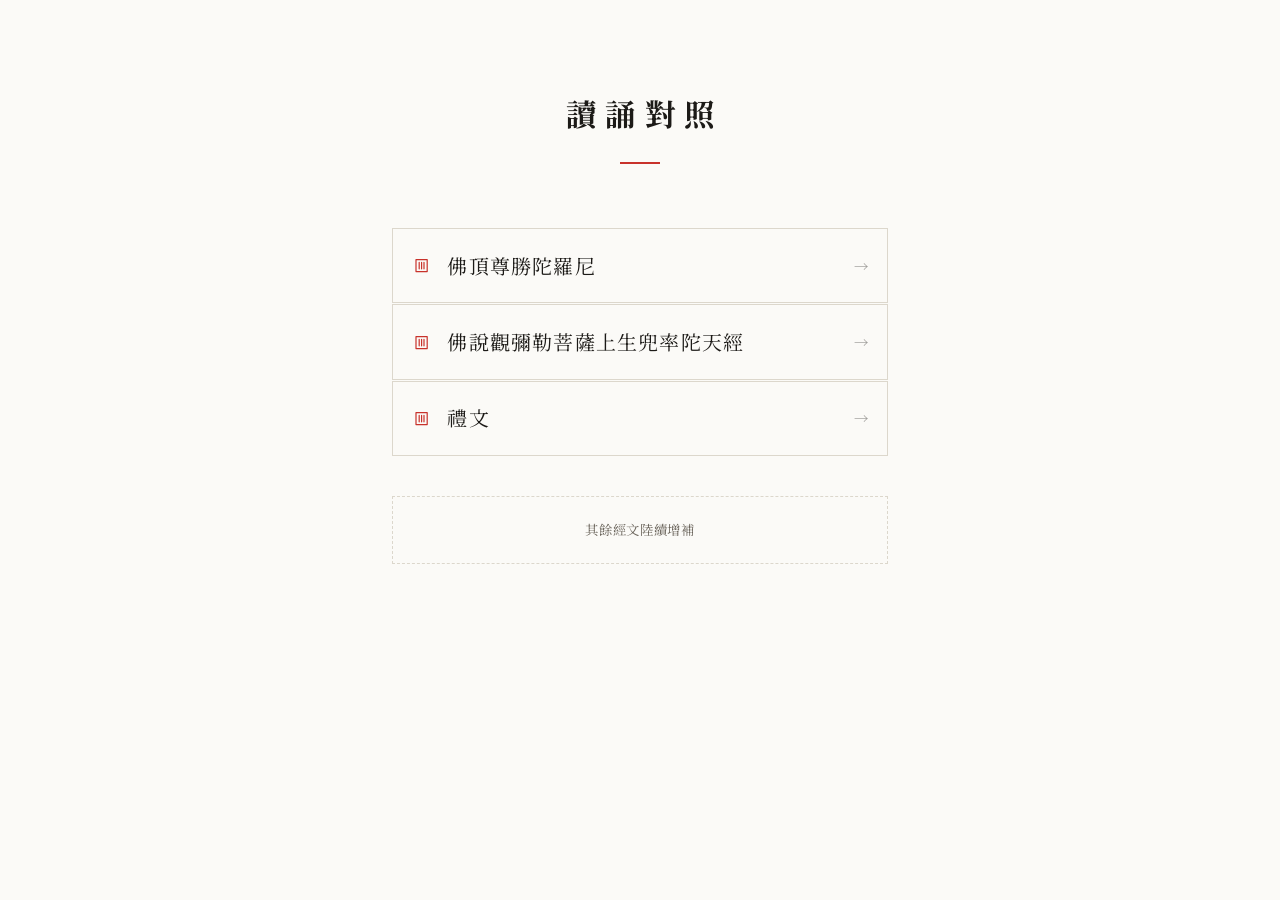
<file: index.html>
<!DOCTYPE html>
<html lang="zh-Hant">
<head>
<meta charset="utf-8">
<meta name="viewport" content="width=device-width, initial-scale=1">
<title>讀誦對照</title>
<link rel="preconnect" href="https://fonts.googleapis.com">
<link rel="preconnect" href="https://fonts.gstatic.com" crossorigin>
<link href="https://fonts.googleapis.com/css2?family=Noto+Serif+JP:wght@400;600;700&family=Noto+Serif+TC:wght@400;600&family=Zen+Kaku+Gothic+New:wght@400;500&display=swap" rel="stylesheet">
<link rel="stylesheet" href="css/base.css?v=202608240057">
</head>
<body class="page-toc">
<div class="sheet">

  <header>
    <h1>讀誦對照</h1>
    <div class="rule"></div>
  </header>

  <ul class="toc">
    <li>
      <a class="item" href="fu-tei-son-shi-ta-ran-ji.html">
        <span class="no" aria-hidden="true">
          <svg viewBox="0 0 24 24">
            <path d="M5 4.5h14v15H5z"/>
            <path d="M9 8v8M12 8v8M15 8v8"/>
          </svg>
        </span>
        <span class="body">
          <span class="name">佛頂尊勝陀羅尼</span>
        </span>
        <span class="arrow">→</span>
      </a>
    </li>
    <li>
      <a class="item" href="bu-setsu-kan-mi-roku-bo-satsu-jou-shou-to-sotsu-da-ten-kyou.html">
        <span class="no" aria-hidden="true">
          <svg viewBox="0 0 24 24">
            <path d="M5 4.5h14v15H5z"/>
            <path d="M9 8v8M12 8v8M15 8v8"/>
          </svg>
        </span>
        <span class="body">
          <span class="name">佛說觀彌勒菩薩上生兜率陀天經</span>
        </span>
        <span class="arrow">→</span>
      </a>
    </li>
    <li>
      <a class="item" href="rai-mon.html">
        <span class="no" aria-hidden="true">
          <svg viewBox="0 0 24 24">
            <path d="M5 4.5h14v15H5z"/>
            <path d="M9 8v8M12 8v8M15 8v8"/>
          </svg>
        </span>
        <span class="body">
          <span class="name">禮文</span>
        </span>
        <span class="arrow">→</span>
      </a>
    </li>
  </ul>

  <p class="soon">其餘經文陸續增補</p>

</div>
</body>
</html>
</file>
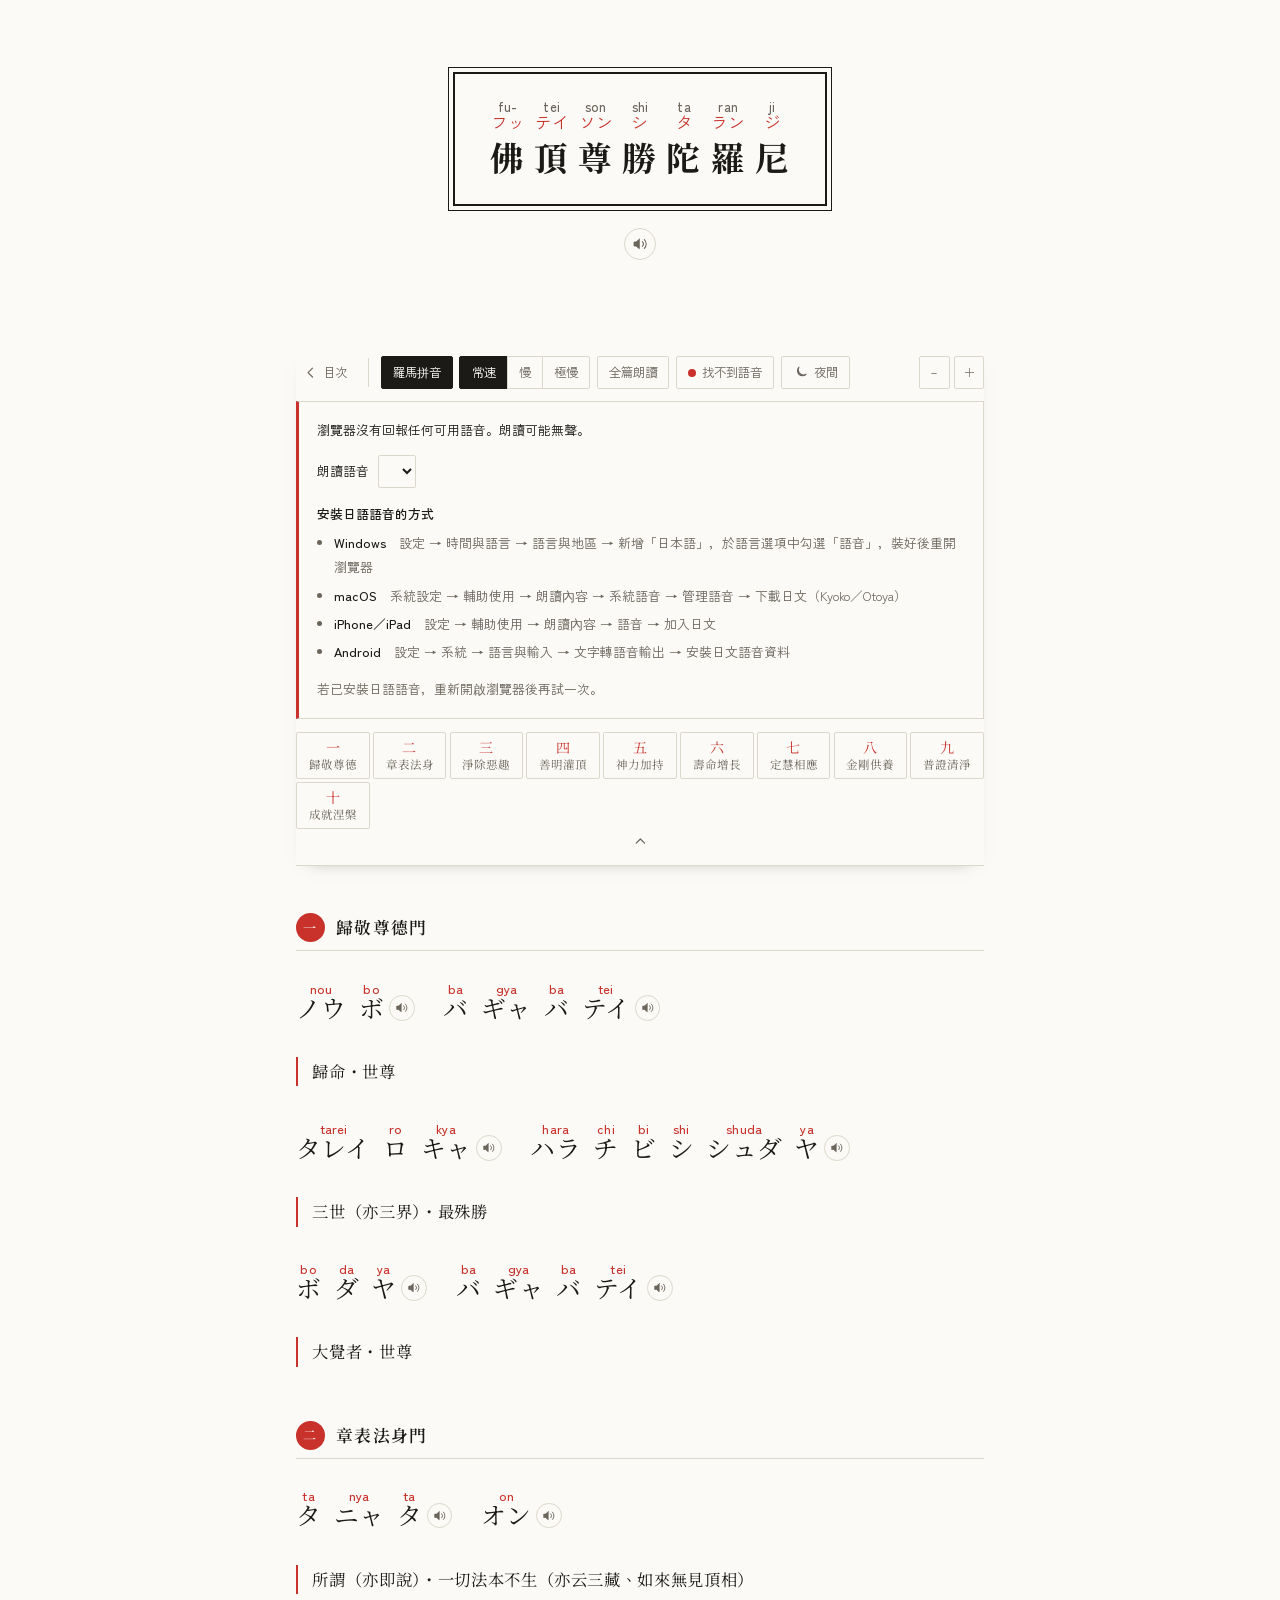
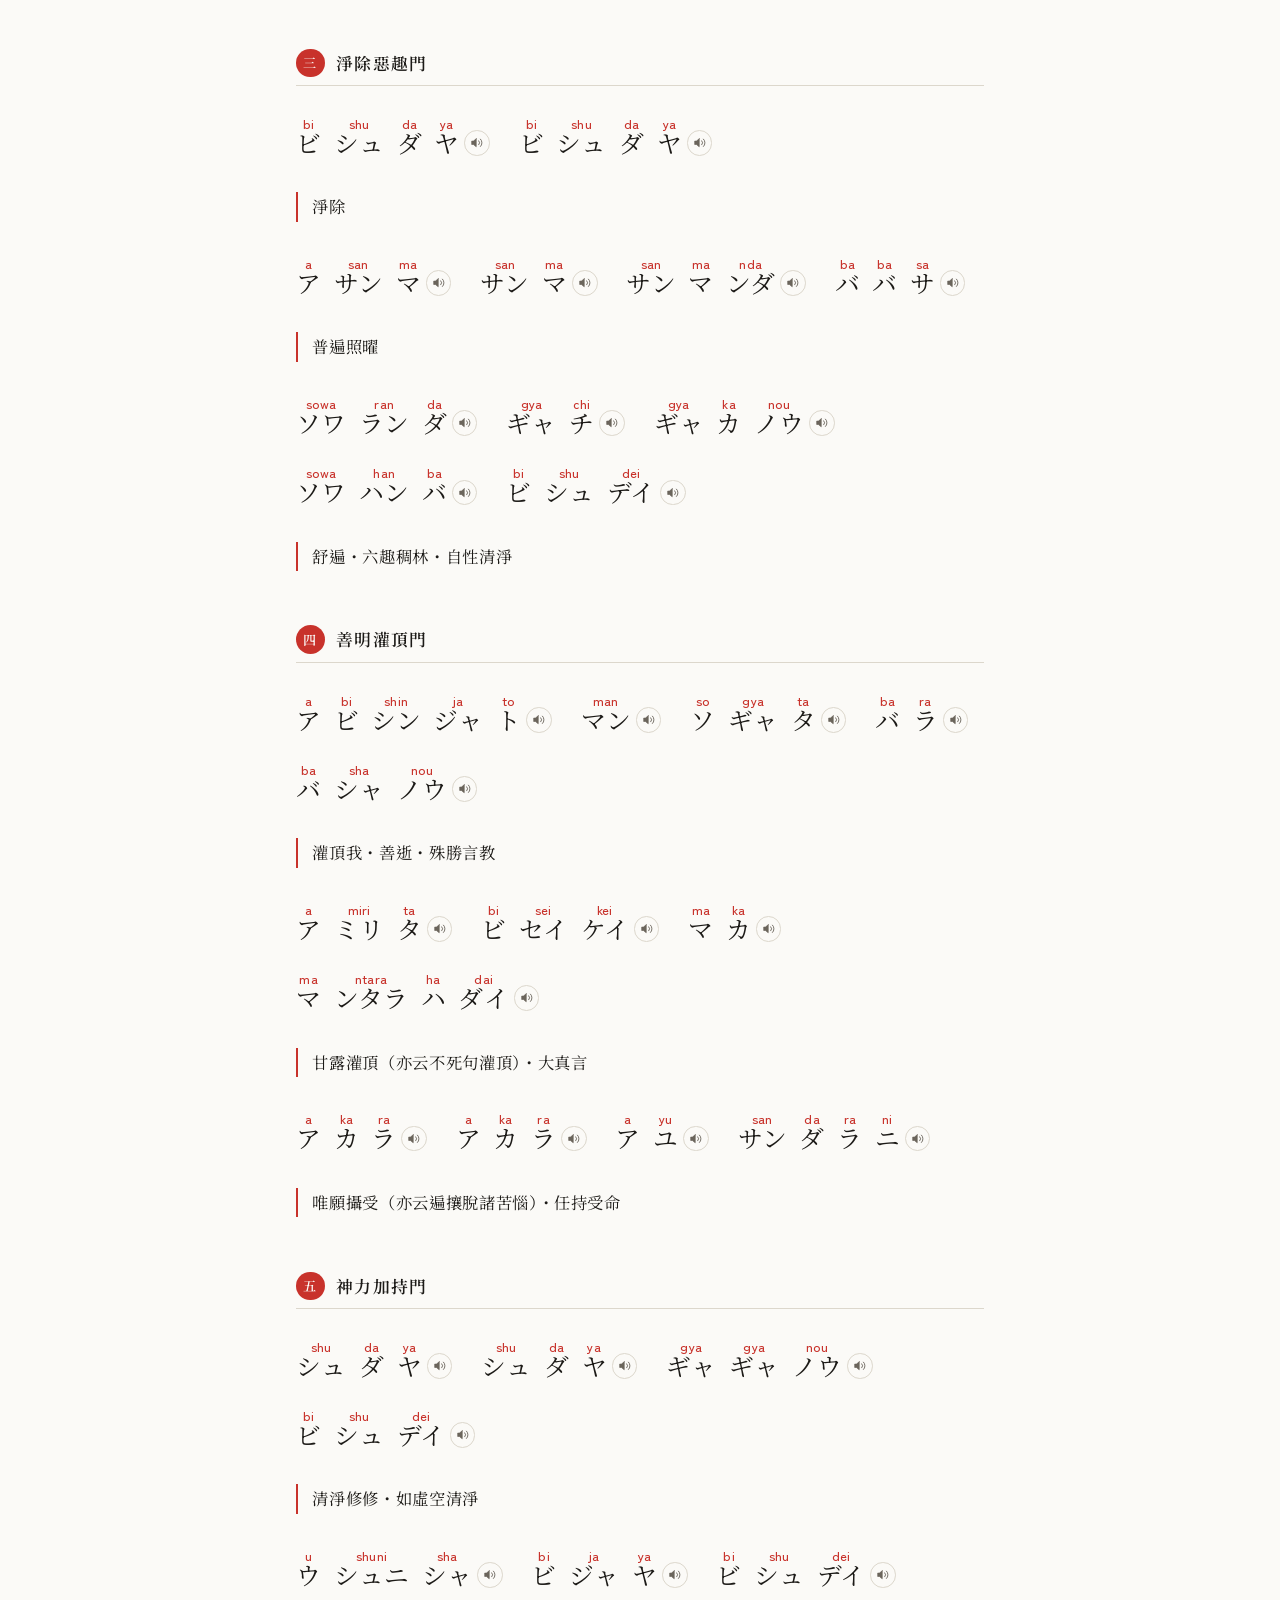
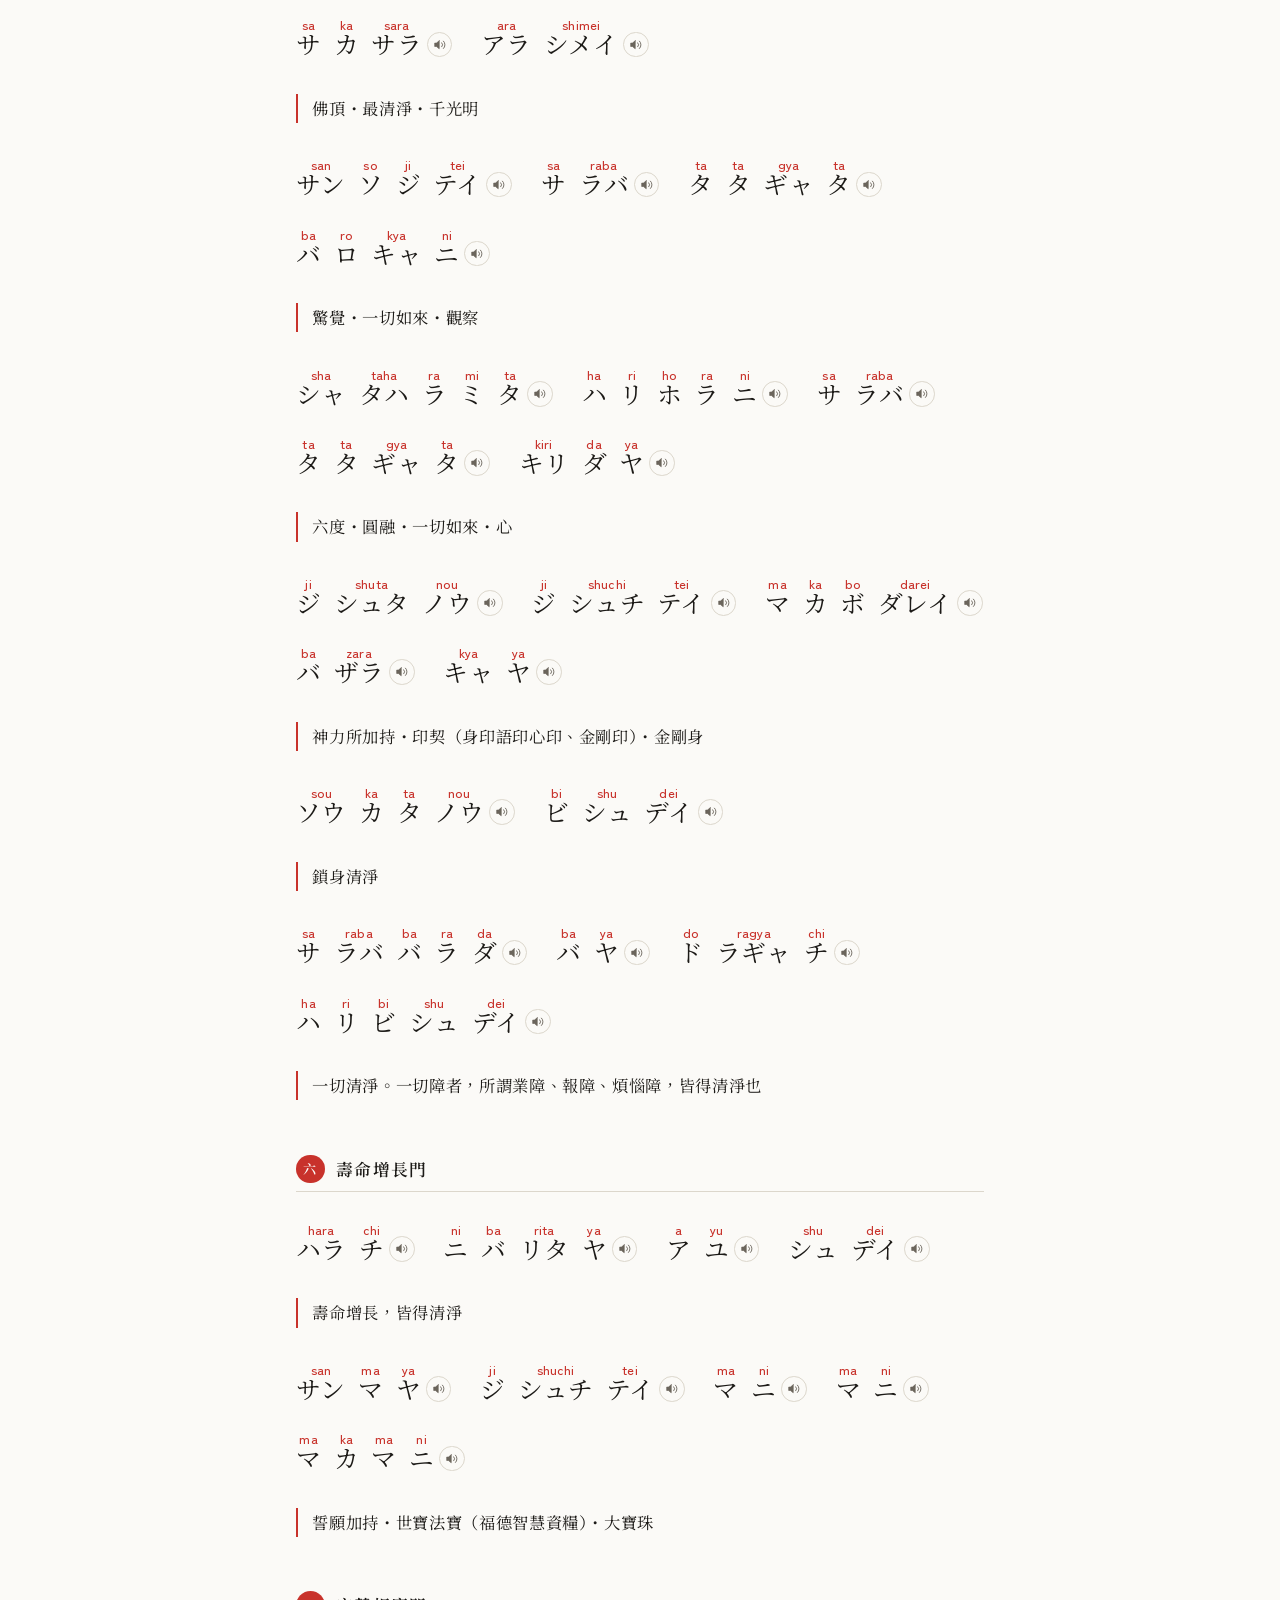
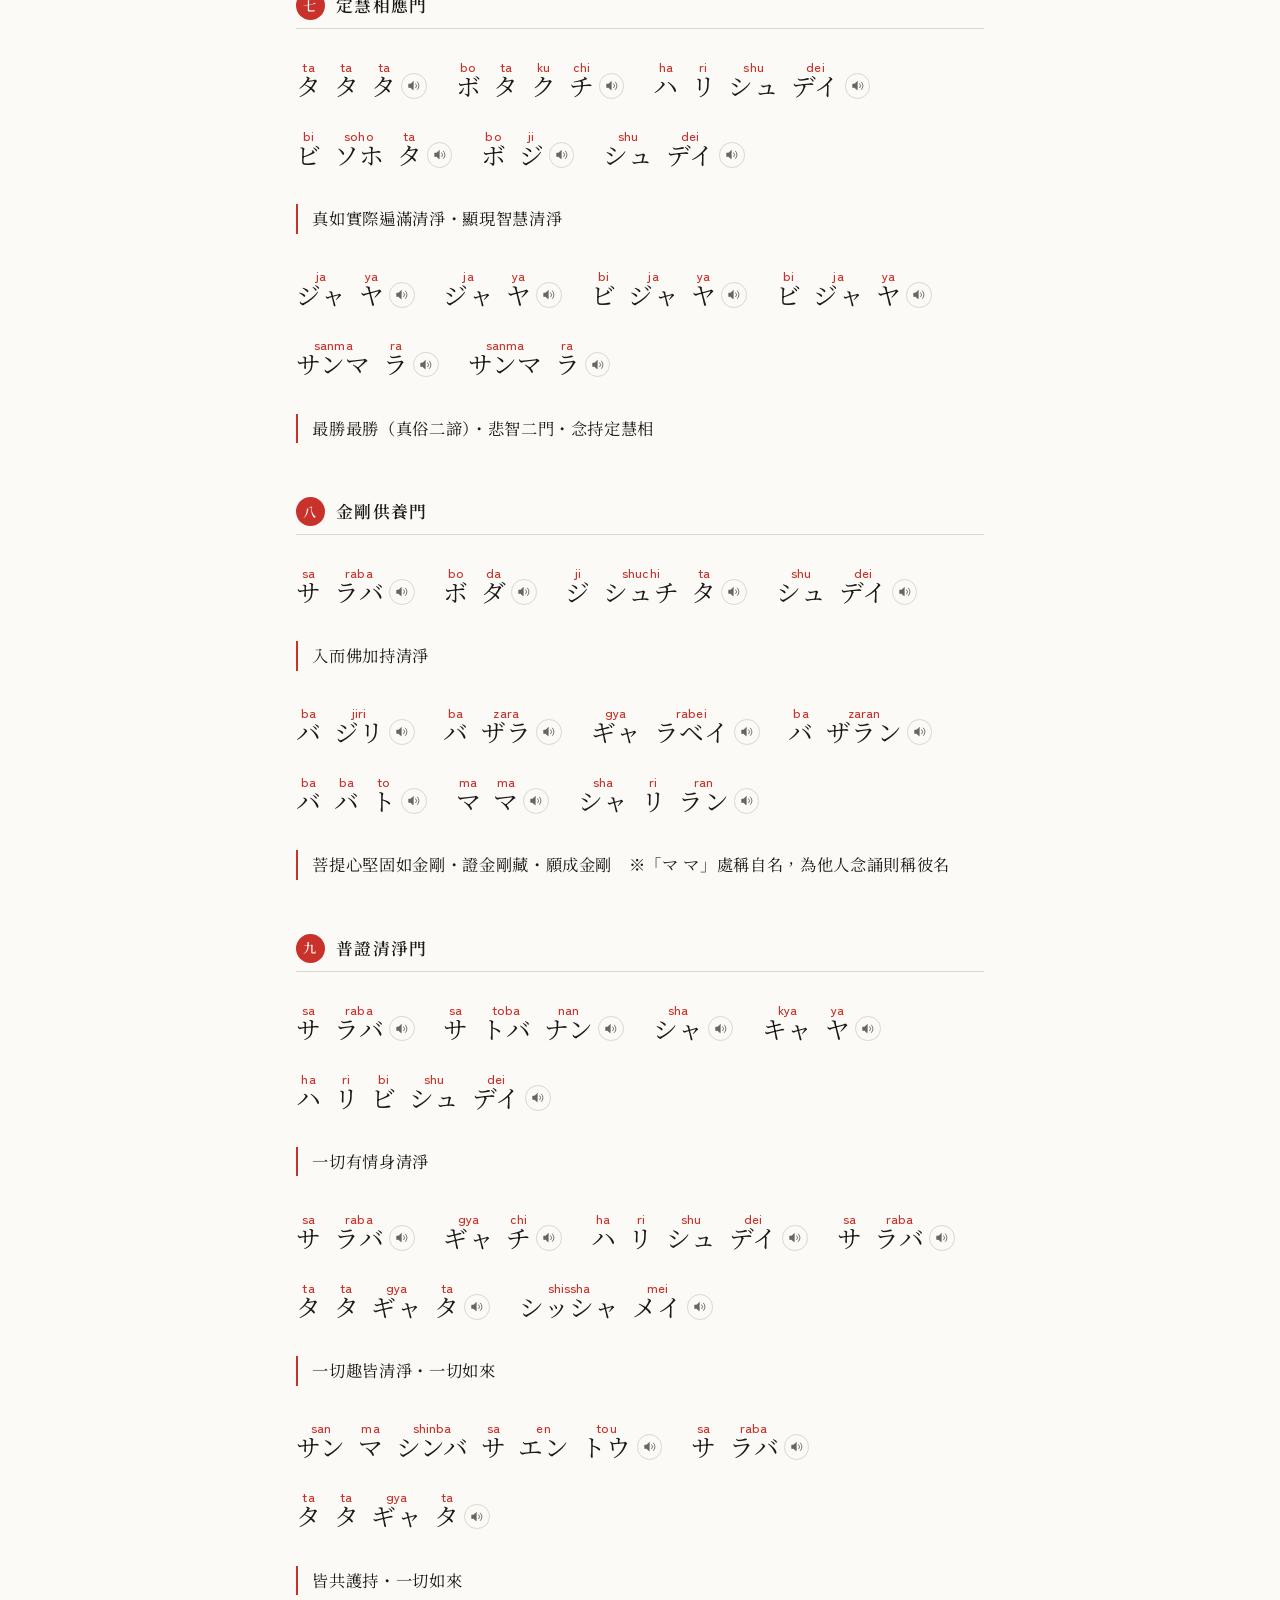
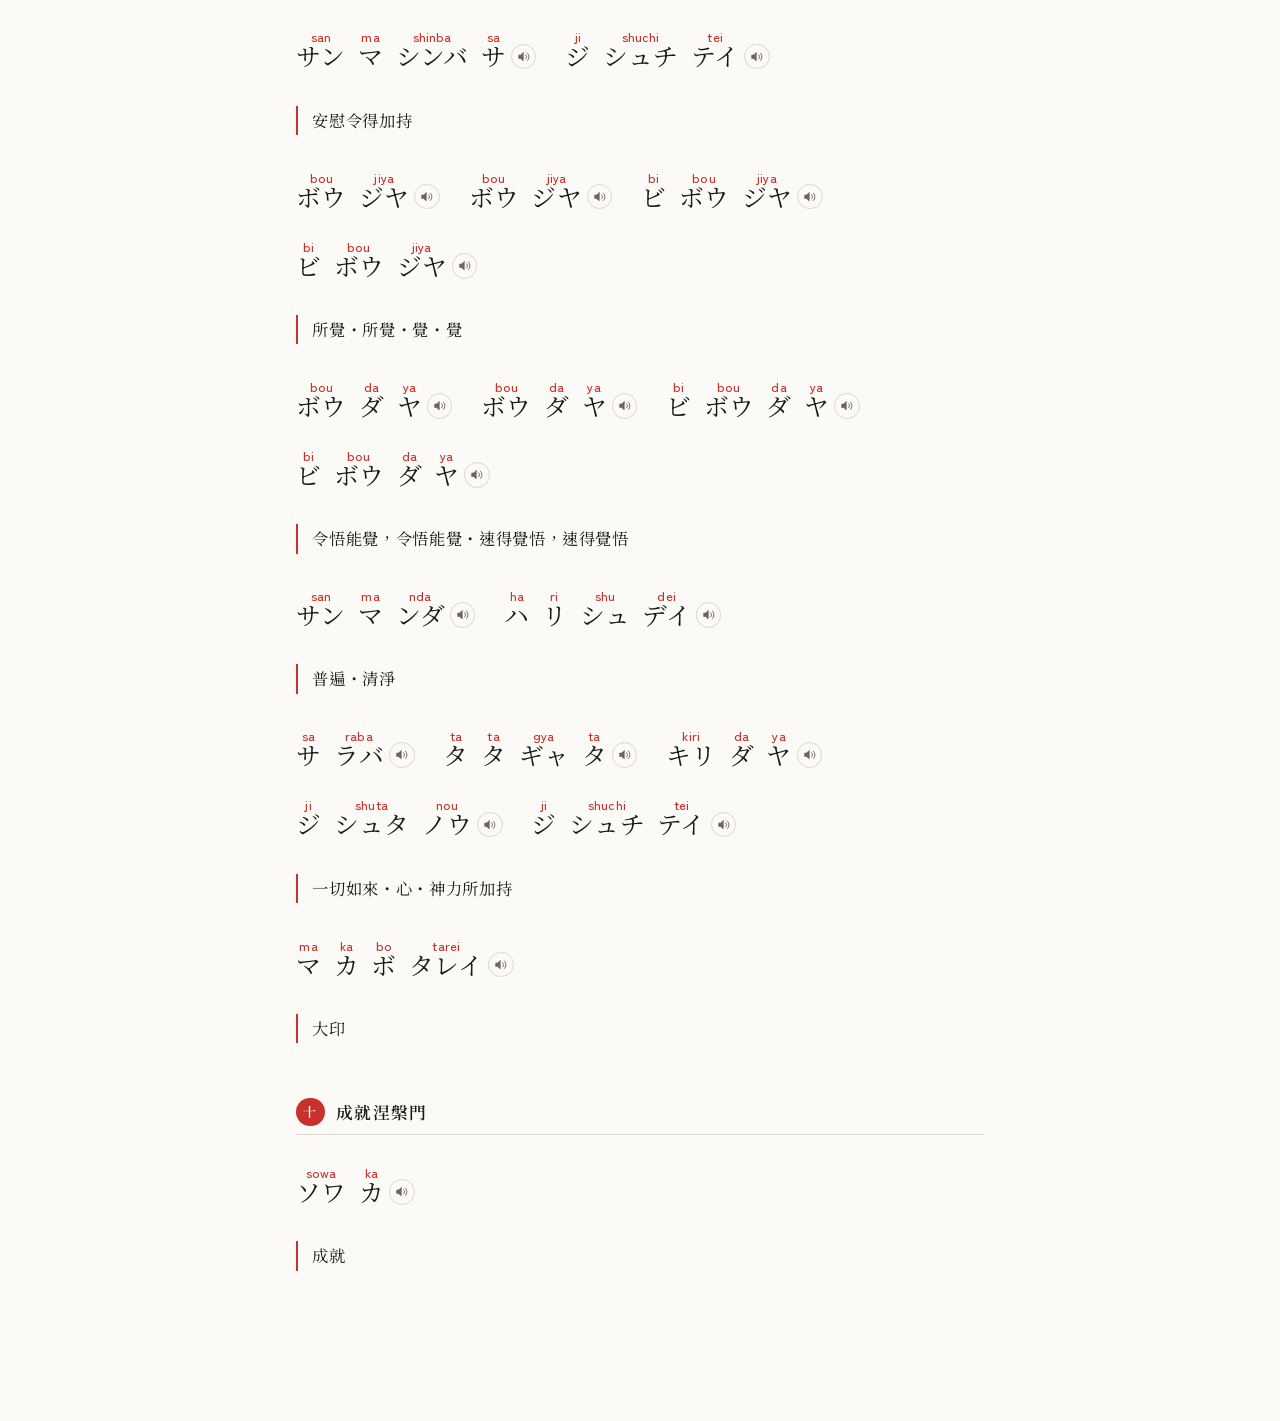
<file: fu-tei-son-shi-ta-ran-ji.html>
<!DOCTYPE html>
<html lang="zh-Hant">
<head>
<meta charset="utf-8">
<meta name="viewport" content="width=device-width, initial-scale=1">
<title>佛頂尊勝陀羅尼　讀誦對照</title>
<link rel="preconnect" href="https://fonts.googleapis.com">
<link rel="preconnect" href="https://fonts.gstatic.com" crossorigin>
<link href="https://fonts.googleapis.com/css2?family=Noto+Serif+JP:wght@400;600;700&family=Noto+Serif+TC:wght@400;600&family=Zen+Kaku+Gothic+New:wght@400;500&display=swap" rel="stylesheet">
<link rel="stylesheet" href="css/base.css?v=202608240057">
<link rel="stylesheet" href="css/sutra.css?v=202608240057">
</head>
<body class="page-sutra">
<div class="sheet">

<header class="masthead">
  <div class="frame">
    <div class="title"><span class="tw" data-kana="フッ"><ruby>フッ<rt>fu-</rt></ruby><b>佛</b></span><span class="tw" data-kana="テイ"><ruby>テイ<rt>tei</rt></ruby><b>頂</b></span><span class="tw" data-kana="ソン"><ruby>ソン<rt>son</rt></ruby><b>尊</b></span><span class="tw" data-kana="シ"><ruby>シ<rt>shi</rt></ruby><b>勝</b></span><span class="tw" data-kana="タ"><ruby>タ<rt>ta</rt></ruby><b>陀</b></span><span class="tw" data-kana="ラン"><ruby>ラン<rt>ran</rt></ruby><b>羅</b></span><span class="tw" data-kana="ジ"><ruby>ジ<rt>ji</rt></ruby><b>尼</b></span></div>
  </div>
  <div class="line titleline">
    <button class="say" data-kana="フッテイソンシタランジ"
            aria-label="播放經題的日文發音">
      <svg viewBox="0 0 24 24" aria-hidden="true">
        <path d="M11 5 6 9H3v6h3l5 4V5z"/>
        <path class="wv" d="M15.5 8.5a5 5 0 0 1 0 7"/>
        <path class="wv" d="M18.5 5.5a9 9 0 0 1 0 13"/></svg>
    </button>
  </div>
</header>

<div class="topbar">
<div class="bar">
  <a class="home" href="index.html" aria-label="回到首頁">
    <svg viewBox="0 0 24 24" aria-hidden="true">
      <path d="M15 5l-7 7 7 7"/>
    </svg>目次
  </a>
  <span class="div"></span>
  <button id="t-romaji" aria-pressed="true">羅馬拼音</button>
  <div class="spd" role="group" aria-label="朗讀速度">
    <button data-spd="0" aria-pressed="true">常速</button>
    <button data-spd="1" aria-pressed="false">慢</button>
    <button data-spd="2" aria-pressed="false">極慢</button>
  </div>
  <button id="playall">全篇朗讀</button>
  <button id="envbtn" aria-expanded="false" aria-controls="envpanel">
    <span class="dot" id="envdot"></span><span id="envlabel">語音檢測中</span>
  </button>
  <button id="stop" hidden>停止朗讀</button>
  <button id="theme" aria-pressed="false" aria-label="切換日間／夜間">
    <svg viewBox="0 0 24 24" aria-hidden="true">
      <path class="i-moon" d="M20.5 14.6A8.2 8.2 0 0 1 9.4 3.5a7.5 7.5 0 1 0 11.1 11.1z"/>
      <g class="i-sun"><circle cx="12" cy="12" r="3.8"/><path d="M12 2.2v2M12 19.8v2M4.9 4.9l1.4 1.4M17.7 17.7l1.4 1.4M2.2 12h2M19.8 12h2M4.9 19.1l1.4-1.4M17.7 6.3l1.4-1.4"/></g>
    </svg><span class="lb">夜間</span>
  </button>
  <span class="sp"></span>
  <div class="zoom">
    <button id="z-out" aria-label="縮小字級">－</button>
    <button id="z-in" aria-label="放大字級">＋</button>
  </div>
</div>

<div class="envpanel" id="envpanel" hidden>
  <p class="st" id="envmsg"></p>
  <p class="pick" id="envpick" hidden>
    <label for="voicesel">朗讀語音</label>
    <select id="voicesel"></select>
  </p>
  <div id="envhelp">
    <p class="hd" id="envhd">安裝日語語音的方式</p>
    <ul>
      <li data-os="win"><b>Windows</b>　設定 → 時間與語言 → 語言與地區 →
        新增「日本語」，於語言選項中勾選「語音」，裝好後重開瀏覽器</li>
      <li data-os="mac"><b>macOS</b>　系統設定 → 輔助使用 → 朗讀內容 →
        系統語音 → 管理語音 → 下載日文（Kyoko／Otoya）</li>
      <li data-os="ios"><b>iPhone／iPad</b>　設定 → 輔助使用 → 朗讀內容 →
        語音 → 加入日文</li>
      <li data-os="android"><b>Android</b>　設定 → 系統 → 語言與輸入 →
        文字轉語音輸出 → 安裝日文語音資料</li>
    </ul>
    <p class="ft" id="envft"></p>
  </div>
</div>

<nav class="gates"><a href="#gate-一"><span class="n">一</span>歸敬尊德</a>
<a href="#gate-二"><span class="n">二</span>章表法身</a>
<a href="#gate-三"><span class="n">三</span>淨除惡趣</a>
<a href="#gate-四"><span class="n">四</span>善明灌頂</a>
<a href="#gate-五"><span class="n">五</span>神力加持</a>
<a href="#gate-六"><span class="n">六</span>壽命增長</a>
<a href="#gate-七"><span class="n">七</span>定慧相應</a>
<a href="#gate-八"><span class="n">八</span>金剛供養</a>
<a href="#gate-九"><span class="n">九</span>普證清淨</a>
<a href="#gate-十"><span class="n">十</span>成就涅槃</a></nav>
<button id="toc-fold" class="fold" aria-expanded="true" aria-label="收合段落索引">
  <svg viewBox="0 0 24 24" aria-hidden="true"><path d="M6 14.5 12 8.5l6 6"/></svg>
</button>
</div>

<section class="gate" id="gate-一">
<h2><span class="num">一</span><span class="gname">歸敬尊德門</span></h2>
<div class="line">
<div class="phrase"><span class="unit"><span class="w" data-kana="ノウボ"><span class="kana"><ruby>ノウ<rt>nou</rt></ruby><ruby>ボ<rt>bo</rt></ruby></span></span><button class="say" aria-label="播放這一組的日文發音"><svg viewBox="0 0 24 24" aria-hidden="true"><path d="M11 5 6 9H3v6h3l5 4V5z"/><path class="wv" d="M15.5 8.5a5 5 0 0 1 0 7"/><path class="wv" d="M18.5 5.5a9 9 0 0 1 0 13"/></svg></button></span><span class="unit"><span class="w" data-kana="バギャバテイ"><span class="kana"><ruby>バ<rt>ba</rt></ruby><ruby>ギャ<rt>gya</rt></ruby><ruby>バ<rt>ba</rt></ruby><ruby>テイ<rt>tei</rt></ruby></span></span><button class="say" data-say="ノウボ バギャバテイ" aria-label="播放這一組的日文發音"><svg viewBox="0 0 24 24" aria-hidden="true"><path d="M11 5 6 9H3v6h3l5 4V5z"/><path class="wv" d="M15.5 8.5a5 5 0 0 1 0 7"/><path class="wv" d="M18.5 5.5a9 9 0 0 1 0 13"/></svg></button></span></div>
<p class="meaning">歸命・世尊</p>
</div>
<div class="line">
<div class="phrase"><span class="unit"><span class="w" data-kana="タレイロキャ"><span class="kana"><ruby>タレイ<rt>tarei</rt></ruby><ruby>ロ<rt>ro</rt></ruby><ruby>キャ<rt>kya</rt></ruby></span></span><button class="say" aria-label="播放這一組的日文發音"><svg viewBox="0 0 24 24" aria-hidden="true"><path d="M11 5 6 9H3v6h3l5 4V5z"/><path class="wv" d="M15.5 8.5a5 5 0 0 1 0 7"/><path class="wv" d="M18.5 5.5a9 9 0 0 1 0 13"/></svg></button></span><span class="unit"><span class="w" data-kana="ハラチビシシュダヤ"><span class="kana"><ruby>ハラ<rt>hara</rt></ruby><ruby>チ<rt>chi</rt></ruby><ruby>ビ<rt>bi</rt></ruby><ruby>シ<rt>shi</rt></ruby><ruby>シュダ<rt>shuda</rt></ruby><ruby>ヤ<rt>ya</rt></ruby></span></span><button class="say" data-say="タレイロキャ ハラチビシシュダヤ" aria-label="播放這一組的日文發音"><svg viewBox="0 0 24 24" aria-hidden="true"><path d="M11 5 6 9H3v6h3l5 4V5z"/><path class="wv" d="M15.5 8.5a5 5 0 0 1 0 7"/><path class="wv" d="M18.5 5.5a9 9 0 0 1 0 13"/></svg></button></span></div>
<p class="meaning">三世（亦三界）・最殊勝</p>
</div>
<div class="line">
<div class="phrase"><span class="unit"><span class="w" data-kana="ボダヤ"><span class="kana"><ruby>ボ<rt>bo</rt></ruby><ruby>ダ<rt>da</rt></ruby><ruby>ヤ<rt>ya</rt></ruby></span></span><button class="say" aria-label="播放這一組的日文發音"><svg viewBox="0 0 24 24" aria-hidden="true"><path d="M11 5 6 9H3v6h3l5 4V5z"/><path class="wv" d="M15.5 8.5a5 5 0 0 1 0 7"/><path class="wv" d="M18.5 5.5a9 9 0 0 1 0 13"/></svg></button></span><span class="unit"><span class="w" data-kana="バギャバテイ"><span class="kana"><ruby>バ<rt>ba</rt></ruby><ruby>ギャ<rt>gya</rt></ruby><ruby>バ<rt>ba</rt></ruby><ruby>テイ<rt>tei</rt></ruby></span></span><button class="say" data-say="ボダヤ バギャバテイ" aria-label="播放這一組的日文發音"><svg viewBox="0 0 24 24" aria-hidden="true"><path d="M11 5 6 9H3v6h3l5 4V5z"/><path class="wv" d="M15.5 8.5a5 5 0 0 1 0 7"/><path class="wv" d="M18.5 5.5a9 9 0 0 1 0 13"/></svg></button></span></div>
<p class="meaning">大覺者・世尊</p>
</div>
</section>
<section class="gate" id="gate-二">
<h2><span class="num">二</span><span class="gname">章表法身門</span></h2>
<div class="line">
<div class="phrase"><span class="unit"><span class="w" data-kana="タニャタ"><span class="kana"><ruby>タ<rt>ta</rt></ruby><ruby>ニャ<rt>nya</rt></ruby><ruby>タ<rt>ta</rt></ruby></span></span><button class="say" aria-label="播放這一組的日文發音"><svg viewBox="0 0 24 24" aria-hidden="true"><path d="M11 5 6 9H3v6h3l5 4V5z"/><path class="wv" d="M15.5 8.5a5 5 0 0 1 0 7"/><path class="wv" d="M18.5 5.5a9 9 0 0 1 0 13"/></svg></button></span><span class="unit"><span class="w" data-kana="オン"><span class="kana"><ruby>オン<rt>on</rt></ruby></span></span><button class="say" data-say="タニャタ オン" aria-label="播放這一組的日文發音"><svg viewBox="0 0 24 24" aria-hidden="true"><path d="M11 5 6 9H3v6h3l5 4V5z"/><path class="wv" d="M15.5 8.5a5 5 0 0 1 0 7"/><path class="wv" d="M18.5 5.5a9 9 0 0 1 0 13"/></svg></button></span></div>
<p class="meaning">所謂（亦即說）・一切法本不生（亦云三藏、如來無見頂相）</p>
</div>
</section>
<section class="gate" id="gate-三">
<h2><span class="num">三</span><span class="gname">淨除惡趣門</span></h2>
<div class="line">
<div class="phrase"><span class="unit"><span class="w" data-kana="ビシュダヤ"><span class="kana"><ruby>ビ<rt>bi</rt></ruby><ruby>シュ<rt>shu</rt></ruby><ruby>ダ<rt>da</rt></ruby><ruby>ヤ<rt>ya</rt></ruby></span></span><button class="say" aria-label="播放這一組的日文發音"><svg viewBox="0 0 24 24" aria-hidden="true"><path d="M11 5 6 9H3v6h3l5 4V5z"/><path class="wv" d="M15.5 8.5a5 5 0 0 1 0 7"/><path class="wv" d="M18.5 5.5a9 9 0 0 1 0 13"/></svg></button></span><span class="unit"><span class="w" data-kana="ビシュダヤ"><span class="kana"><ruby>ビ<rt>bi</rt></ruby><ruby>シュ<rt>shu</rt></ruby><ruby>ダ<rt>da</rt></ruby><ruby>ヤ<rt>ya</rt></ruby></span></span><button class="say" data-say="ビシュダヤ ビシュダヤ" aria-label="播放這一組的日文發音"><svg viewBox="0 0 24 24" aria-hidden="true"><path d="M11 5 6 9H3v6h3l5 4V5z"/><path class="wv" d="M15.5 8.5a5 5 0 0 1 0 7"/><path class="wv" d="M18.5 5.5a9 9 0 0 1 0 13"/></svg></button></span></div>
<p class="meaning">淨除</p>
</div>
<div class="line">
<div class="phrase"><span class="unit"><span class="w" data-kana="アサンマ"><span class="kana"><ruby>ア<rt>a</rt></ruby><ruby>サン<rt>san</rt></ruby><ruby>マ<rt>ma</rt></ruby></span></span><button class="say" aria-label="播放這一組的日文發音"><svg viewBox="0 0 24 24" aria-hidden="true"><path d="M11 5 6 9H3v6h3l5 4V5z"/><path class="wv" d="M15.5 8.5a5 5 0 0 1 0 7"/><path class="wv" d="M18.5 5.5a9 9 0 0 1 0 13"/></svg></button></span><span class="unit"><span class="w" data-kana="サンマ"><span class="kana"><ruby>サン<rt>san</rt></ruby><ruby>マ<rt>ma</rt></ruby></span></span><button class="say" aria-label="播放這一組的日文發音"><svg viewBox="0 0 24 24" aria-hidden="true"><path d="M11 5 6 9H3v6h3l5 4V5z"/><path class="wv" d="M15.5 8.5a5 5 0 0 1 0 7"/><path class="wv" d="M18.5 5.5a9 9 0 0 1 0 13"/></svg></button></span><span class="unit"><span class="w" data-kana="サンマンダ"><span class="kana"><ruby>サン<rt>san</rt></ruby><ruby>マ<rt>ma</rt></ruby><ruby>ンダ<rt>nda</rt></ruby></span></span><button class="say" aria-label="播放這一組的日文發音"><svg viewBox="0 0 24 24" aria-hidden="true"><path d="M11 5 6 9H3v6h3l5 4V5z"/><path class="wv" d="M15.5 8.5a5 5 0 0 1 0 7"/><path class="wv" d="M18.5 5.5a9 9 0 0 1 0 13"/></svg></button></span><span class="unit"><span class="w" data-kana="ババサ"><span class="kana"><ruby>バ<rt>ba</rt></ruby><ruby>バ<rt>ba</rt></ruby><ruby>サ<rt>sa</rt></ruby></span></span><button class="say" data-say="アサンマ サンマ サンマンダ ババサ" aria-label="播放這一組的日文發音"><svg viewBox="0 0 24 24" aria-hidden="true"><path d="M11 5 6 9H3v6h3l5 4V5z"/><path class="wv" d="M15.5 8.5a5 5 0 0 1 0 7"/><path class="wv" d="M18.5 5.5a9 9 0 0 1 0 13"/></svg></button></span></div>
<p class="meaning">普遍照曜</p>
</div>
<div class="line">
<div class="phrase"><span class="unit"><span class="w" data-kana="ソワランダ"><span class="kana"><ruby>ソワ<rt>sowa</rt></ruby><ruby>ラン<rt>ran</rt></ruby><ruby>ダ<rt>da</rt></ruby></span></span><button class="say" aria-label="播放這一組的日文發音"><svg viewBox="0 0 24 24" aria-hidden="true"><path d="M11 5 6 9H3v6h3l5 4V5z"/><path class="wv" d="M15.5 8.5a5 5 0 0 1 0 7"/><path class="wv" d="M18.5 5.5a9 9 0 0 1 0 13"/></svg></button></span><span class="unit"><span class="w" data-kana="ギャチ"><span class="kana"><ruby>ギャ<rt>gya</rt></ruby><ruby>チ<rt>chi</rt></ruby></span></span><button class="say" aria-label="播放這一組的日文發音"><svg viewBox="0 0 24 24" aria-hidden="true"><path d="M11 5 6 9H3v6h3l5 4V5z"/><path class="wv" d="M15.5 8.5a5 5 0 0 1 0 7"/><path class="wv" d="M18.5 5.5a9 9 0 0 1 0 13"/></svg></button></span><span class="unit"><span class="w" data-kana="ギャカノウ"><span class="kana"><ruby>ギャ<rt>gya</rt></ruby><ruby>カ<rt>ka</rt></ruby><ruby>ノウ<rt>nou</rt></ruby></span></span><button class="say" aria-label="播放這一組的日文發音"><svg viewBox="0 0 24 24" aria-hidden="true"><path d="M11 5 6 9H3v6h3l5 4V5z"/><path class="wv" d="M15.5 8.5a5 5 0 0 1 0 7"/><path class="wv" d="M18.5 5.5a9 9 0 0 1 0 13"/></svg></button></span><span class="unit"><span class="w" data-kana="ソワハンバ"><span class="kana"><ruby>ソワ<rt>sowa</rt></ruby><ruby>ハン<rt>han</rt></ruby><ruby>バ<rt>ba</rt></ruby></span></span><button class="say" aria-label="播放這一組的日文發音"><svg viewBox="0 0 24 24" aria-hidden="true"><path d="M11 5 6 9H3v6h3l5 4V5z"/><path class="wv" d="M15.5 8.5a5 5 0 0 1 0 7"/><path class="wv" d="M18.5 5.5a9 9 0 0 1 0 13"/></svg></button></span><span class="unit"><span class="w" data-kana="ビシュデイ"><span class="kana"><ruby>ビ<rt>bi</rt></ruby><ruby>シュ<rt>shu</rt></ruby><ruby>デイ<rt>dei</rt></ruby></span></span><button class="say" data-say="ソワランダ ギャチ ギャカノウ ソワハンバ ビシュデイ" aria-label="播放這一組的日文發音"><svg viewBox="0 0 24 24" aria-hidden="true"><path d="M11 5 6 9H3v6h3l5 4V5z"/><path class="wv" d="M15.5 8.5a5 5 0 0 1 0 7"/><path class="wv" d="M18.5 5.5a9 9 0 0 1 0 13"/></svg></button></span></div>
<p class="meaning">舒遍・六趣稠林・自性清淨</p>
</div>
</section>
<section class="gate" id="gate-四">
<h2><span class="num">四</span><span class="gname">善明灌頂門</span></h2>
<div class="line">
<div class="phrase"><span class="unit"><span class="w" data-kana="アビシンジャト"><span class="kana"><ruby>ア<rt>a</rt></ruby><ruby>ビ<rt>bi</rt></ruby><ruby>シン<rt>shin</rt></ruby><ruby>ジャ<rt>ja</rt></ruby><ruby>ト<rt>to</rt></ruby></span></span><button class="say" aria-label="播放這一組的日文發音"><svg viewBox="0 0 24 24" aria-hidden="true"><path d="M11 5 6 9H3v6h3l5 4V5z"/><path class="wv" d="M15.5 8.5a5 5 0 0 1 0 7"/><path class="wv" d="M18.5 5.5a9 9 0 0 1 0 13"/></svg></button></span><span class="unit"><span class="w" data-kana="マン"><span class="kana"><ruby>マン<rt>man</rt></ruby></span></span><button class="say" aria-label="播放這一組的日文發音"><svg viewBox="0 0 24 24" aria-hidden="true"><path d="M11 5 6 9H3v6h3l5 4V5z"/><path class="wv" d="M15.5 8.5a5 5 0 0 1 0 7"/><path class="wv" d="M18.5 5.5a9 9 0 0 1 0 13"/></svg></button></span><span class="unit"><span class="w" data-kana="ソギャタ"><span class="kana"><ruby>ソ<rt>so</rt></ruby><ruby>ギャ<rt>gya</rt></ruby><ruby>タ<rt>ta</rt></ruby></span></span><button class="say" aria-label="播放這一組的日文發音"><svg viewBox="0 0 24 24" aria-hidden="true"><path d="M11 5 6 9H3v6h3l5 4V5z"/><path class="wv" d="M15.5 8.5a5 5 0 0 1 0 7"/><path class="wv" d="M18.5 5.5a9 9 0 0 1 0 13"/></svg></button></span><span class="unit"><span class="w" data-kana="バラ"><span class="kana"><ruby>バ<rt>ba</rt></ruby><ruby>ラ<rt>ra</rt></ruby></span></span><button class="say" aria-label="播放這一組的日文發音"><svg viewBox="0 0 24 24" aria-hidden="true"><path d="M11 5 6 9H3v6h3l5 4V5z"/><path class="wv" d="M15.5 8.5a5 5 0 0 1 0 7"/><path class="wv" d="M18.5 5.5a9 9 0 0 1 0 13"/></svg></button></span><span class="unit"><span class="w" data-kana="バシャノウ"><span class="kana"><ruby>バ<rt>ba</rt></ruby><ruby>シャ<rt>sha</rt></ruby><ruby>ノウ<rt>nou</rt></ruby></span></span><button class="say" data-say="アビシンジャト マン ソギャタ バラ バシャノウ" aria-label="播放這一組的日文發音"><svg viewBox="0 0 24 24" aria-hidden="true"><path d="M11 5 6 9H3v6h3l5 4V5z"/><path class="wv" d="M15.5 8.5a5 5 0 0 1 0 7"/><path class="wv" d="M18.5 5.5a9 9 0 0 1 0 13"/></svg></button></span></div>
<p class="meaning">灌頂我・善逝・殊勝言教</p>
</div>
<div class="line">
<div class="phrase"><span class="unit"><span class="w" data-kana="アミリタ"><span class="kana"><ruby>ア<rt>a</rt></ruby><ruby>ミリ<rt>miri</rt></ruby><ruby>タ<rt>ta</rt></ruby></span></span><button class="say" aria-label="播放這一組的日文發音"><svg viewBox="0 0 24 24" aria-hidden="true"><path d="M11 5 6 9H3v6h3l5 4V5z"/><path class="wv" d="M15.5 8.5a5 5 0 0 1 0 7"/><path class="wv" d="M18.5 5.5a9 9 0 0 1 0 13"/></svg></button></span><span class="unit"><span class="w" data-kana="ビセイケイ"><span class="kana"><ruby>ビ<rt>bi</rt></ruby><ruby>セイ<rt>sei</rt></ruby><ruby>ケイ<rt>kei</rt></ruby></span></span><button class="say" aria-label="播放這一組的日文發音"><svg viewBox="0 0 24 24" aria-hidden="true"><path d="M11 5 6 9H3v6h3l5 4V5z"/><path class="wv" d="M15.5 8.5a5 5 0 0 1 0 7"/><path class="wv" d="M18.5 5.5a9 9 0 0 1 0 13"/></svg></button></span><span class="unit"><span class="w" data-kana="マカ"><span class="kana"><ruby>マ<rt>ma</rt></ruby><ruby>カ<rt>ka</rt></ruby></span></span><button class="say" aria-label="播放這一組的日文發音"><svg viewBox="0 0 24 24" aria-hidden="true"><path d="M11 5 6 9H3v6h3l5 4V5z"/><path class="wv" d="M15.5 8.5a5 5 0 0 1 0 7"/><path class="wv" d="M18.5 5.5a9 9 0 0 1 0 13"/></svg></button></span><span class="unit"><span class="w" data-kana="マンタラハダイ"><span class="kana"><ruby>マ<rt>ma</rt></ruby><ruby>ンタラ<rt>ntara</rt></ruby><ruby>ハ<rt>ha</rt></ruby><ruby>ダイ<rt>dai</rt></ruby></span></span><button class="say" data-say="アミリタ ビセイケイ マカ マンタラハダイ" aria-label="播放這一組的日文發音"><svg viewBox="0 0 24 24" aria-hidden="true"><path d="M11 5 6 9H3v6h3l5 4V5z"/><path class="wv" d="M15.5 8.5a5 5 0 0 1 0 7"/><path class="wv" d="M18.5 5.5a9 9 0 0 1 0 13"/></svg></button></span></div>
<p class="meaning">甘露灌頂（亦云不死句灌頂）・大真言</p>
</div>
<div class="line">
<div class="phrase"><span class="unit"><span class="w" data-kana="アカラ"><span class="kana"><ruby>ア<rt>a</rt></ruby><ruby>カ<rt>ka</rt></ruby><ruby>ラ<rt>ra</rt></ruby></span></span><button class="say" aria-label="播放這一組的日文發音"><svg viewBox="0 0 24 24" aria-hidden="true"><path d="M11 5 6 9H3v6h3l5 4V5z"/><path class="wv" d="M15.5 8.5a5 5 0 0 1 0 7"/><path class="wv" d="M18.5 5.5a9 9 0 0 1 0 13"/></svg></button></span><span class="unit"><span class="w" data-kana="アカラ"><span class="kana"><ruby>ア<rt>a</rt></ruby><ruby>カ<rt>ka</rt></ruby><ruby>ラ<rt>ra</rt></ruby></span></span><button class="say" aria-label="播放這一組的日文發音"><svg viewBox="0 0 24 24" aria-hidden="true"><path d="M11 5 6 9H3v6h3l5 4V5z"/><path class="wv" d="M15.5 8.5a5 5 0 0 1 0 7"/><path class="wv" d="M18.5 5.5a9 9 0 0 1 0 13"/></svg></button></span><span class="unit"><span class="w" data-kana="アユ"><span class="kana"><ruby>ア<rt>a</rt></ruby><ruby>ユ<rt>yu</rt></ruby></span></span><button class="say" aria-label="播放這一組的日文發音"><svg viewBox="0 0 24 24" aria-hidden="true"><path d="M11 5 6 9H3v6h3l5 4V5z"/><path class="wv" d="M15.5 8.5a5 5 0 0 1 0 7"/><path class="wv" d="M18.5 5.5a9 9 0 0 1 0 13"/></svg></button></span><span class="unit"><span class="w" data-kana="サンダラニ"><span class="kana"><ruby>サン<rt>san</rt></ruby><ruby>ダ<rt>da</rt></ruby><ruby>ラ<rt>ra</rt></ruby><ruby>ニ<rt>ni</rt></ruby></span></span><button class="say" data-say="アカラ アカラ アユ サンダラニ" aria-label="播放這一組的日文發音"><svg viewBox="0 0 24 24" aria-hidden="true"><path d="M11 5 6 9H3v6h3l5 4V5z"/><path class="wv" d="M15.5 8.5a5 5 0 0 1 0 7"/><path class="wv" d="M18.5 5.5a9 9 0 0 1 0 13"/></svg></button></span></div>
<p class="meaning">唯願攝受（亦云遍攘脫諸苦惱）・任持受命</p>
</div>
</section>
<section class="gate" id="gate-五">
<h2><span class="num">五</span><span class="gname">神力加持門</span></h2>
<div class="line">
<div class="phrase"><span class="unit"><span class="w" data-kana="シュダヤ"><span class="kana"><ruby>シュ<rt>shu</rt></ruby><ruby>ダ<rt>da</rt></ruby><ruby>ヤ<rt>ya</rt></ruby></span></span><button class="say" aria-label="播放這一組的日文發音"><svg viewBox="0 0 24 24" aria-hidden="true"><path d="M11 5 6 9H3v6h3l5 4V5z"/><path class="wv" d="M15.5 8.5a5 5 0 0 1 0 7"/><path class="wv" d="M18.5 5.5a9 9 0 0 1 0 13"/></svg></button></span><span class="unit"><span class="w" data-kana="シュダヤ"><span class="kana"><ruby>シュ<rt>shu</rt></ruby><ruby>ダ<rt>da</rt></ruby><ruby>ヤ<rt>ya</rt></ruby></span></span><button class="say" aria-label="播放這一組的日文發音"><svg viewBox="0 0 24 24" aria-hidden="true"><path d="M11 5 6 9H3v6h3l5 4V5z"/><path class="wv" d="M15.5 8.5a5 5 0 0 1 0 7"/><path class="wv" d="M18.5 5.5a9 9 0 0 1 0 13"/></svg></button></span><span class="unit"><span class="w" data-kana="ギャギャノウ"><span class="kana"><ruby>ギャ<rt>gya</rt></ruby><ruby>ギャ<rt>gya</rt></ruby><ruby>ノウ<rt>nou</rt></ruby></span></span><button class="say" aria-label="播放這一組的日文發音"><svg viewBox="0 0 24 24" aria-hidden="true"><path d="M11 5 6 9H3v6h3l5 4V5z"/><path class="wv" d="M15.5 8.5a5 5 0 0 1 0 7"/><path class="wv" d="M18.5 5.5a9 9 0 0 1 0 13"/></svg></button></span><span class="unit"><span class="w" data-kana="ビシュデイ"><span class="kana"><ruby>ビ<rt>bi</rt></ruby><ruby>シュ<rt>shu</rt></ruby><ruby>デイ<rt>dei</rt></ruby></span></span><button class="say" data-say="シュダヤ シュダヤ ギャギャノウ ビシュデイ" aria-label="播放這一組的日文發音"><svg viewBox="0 0 24 24" aria-hidden="true"><path d="M11 5 6 9H3v6h3l5 4V5z"/><path class="wv" d="M15.5 8.5a5 5 0 0 1 0 7"/><path class="wv" d="M18.5 5.5a9 9 0 0 1 0 13"/></svg></button></span></div>
<p class="meaning">清淨修修・如虛空清淨</p>
</div>
<div class="line">
<div class="phrase"><span class="unit"><span class="w" data-kana="ウシュニシャ"><span class="kana"><ruby>ウ<rt>u</rt></ruby><ruby>シュニ<rt>shuni</rt></ruby><ruby>シャ<rt>sha</rt></ruby></span></span><button class="say" aria-label="播放這一組的日文發音"><svg viewBox="0 0 24 24" aria-hidden="true"><path d="M11 5 6 9H3v6h3l5 4V5z"/><path class="wv" d="M15.5 8.5a5 5 0 0 1 0 7"/><path class="wv" d="M18.5 5.5a9 9 0 0 1 0 13"/></svg></button></span><span class="unit"><span class="w" data-kana="ビジャヤ"><span class="kana"><ruby>ビ<rt>bi</rt></ruby><ruby>ジャ<rt>ja</rt></ruby><ruby>ヤ<rt>ya</rt></ruby></span></span><button class="say" aria-label="播放這一組的日文發音"><svg viewBox="0 0 24 24" aria-hidden="true"><path d="M11 5 6 9H3v6h3l5 4V5z"/><path class="wv" d="M15.5 8.5a5 5 0 0 1 0 7"/><path class="wv" d="M18.5 5.5a9 9 0 0 1 0 13"/></svg></button></span><span class="unit"><span class="w" data-kana="ビシュデイ"><span class="kana"><ruby>ビ<rt>bi</rt></ruby><ruby>シュ<rt>shu</rt></ruby><ruby>デイ<rt>dei</rt></ruby></span></span><button class="say" aria-label="播放這一組的日文發音"><svg viewBox="0 0 24 24" aria-hidden="true"><path d="M11 5 6 9H3v6h3l5 4V5z"/><path class="wv" d="M15.5 8.5a5 5 0 0 1 0 7"/><path class="wv" d="M18.5 5.5a9 9 0 0 1 0 13"/></svg></button></span><span class="unit"><span class="w" data-kana="サカサラ"><span class="kana"><ruby>サ<rt>sa</rt></ruby><ruby>カ<rt>ka</rt></ruby><ruby>サラ<rt>sara</rt></ruby></span></span><button class="say" aria-label="播放這一組的日文發音"><svg viewBox="0 0 24 24" aria-hidden="true"><path d="M11 5 6 9H3v6h3l5 4V5z"/><path class="wv" d="M15.5 8.5a5 5 0 0 1 0 7"/><path class="wv" d="M18.5 5.5a9 9 0 0 1 0 13"/></svg></button></span><span class="unit"><span class="w" data-kana="アラシメイ"><span class="kana"><ruby>アラ<rt>ara</rt></ruby><ruby>シメイ<rt>shimei</rt></ruby></span></span><button class="say" data-say="ウシュニシャ ビジャヤ ビシュデイ サカサラ アラシメイ" aria-label="播放這一組的日文發音"><svg viewBox="0 0 24 24" aria-hidden="true"><path d="M11 5 6 9H3v6h3l5 4V5z"/><path class="wv" d="M15.5 8.5a5 5 0 0 1 0 7"/><path class="wv" d="M18.5 5.5a9 9 0 0 1 0 13"/></svg></button></span></div>
<p class="meaning">佛頂・最清淨・千光明</p>
</div>
<div class="line">
<div class="phrase"><span class="unit"><span class="w" data-kana="サンソジテイ"><span class="kana"><ruby>サン<rt>san</rt></ruby><ruby>ソ<rt>so</rt></ruby><ruby>ジ<rt>ji</rt></ruby><ruby>テイ<rt>tei</rt></ruby></span></span><button class="say" aria-label="播放這一組的日文發音"><svg viewBox="0 0 24 24" aria-hidden="true"><path d="M11 5 6 9H3v6h3l5 4V5z"/><path class="wv" d="M15.5 8.5a5 5 0 0 1 0 7"/><path class="wv" d="M18.5 5.5a9 9 0 0 1 0 13"/></svg></button></span><span class="unit"><span class="w" data-kana="サラバ"><span class="kana"><ruby>サ<rt>sa</rt></ruby><ruby>ラバ<rt>raba</rt></ruby></span></span><button class="say" aria-label="播放這一組的日文發音"><svg viewBox="0 0 24 24" aria-hidden="true"><path d="M11 5 6 9H3v6h3l5 4V5z"/><path class="wv" d="M15.5 8.5a5 5 0 0 1 0 7"/><path class="wv" d="M18.5 5.5a9 9 0 0 1 0 13"/></svg></button></span><span class="unit"><span class="w" data-kana="タタギャタ"><span class="kana"><ruby>タ<rt>ta</rt></ruby><ruby>タ<rt>ta</rt></ruby><ruby>ギャ<rt>gya</rt></ruby><ruby>タ<rt>ta</rt></ruby></span></span><button class="say" aria-label="播放這一組的日文發音"><svg viewBox="0 0 24 24" aria-hidden="true"><path d="M11 5 6 9H3v6h3l5 4V5z"/><path class="wv" d="M15.5 8.5a5 5 0 0 1 0 7"/><path class="wv" d="M18.5 5.5a9 9 0 0 1 0 13"/></svg></button></span><span class="unit"><span class="w" data-kana="バロキャニ"><span class="kana"><ruby>バ<rt>ba</rt></ruby><ruby>ロ<rt>ro</rt></ruby><ruby>キャ<rt>kya</rt></ruby><ruby>ニ<rt>ni</rt></ruby></span></span><button class="say" data-say="サンソジテイ サラバ タタギャタ バロキャニ" aria-label="播放這一組的日文發音"><svg viewBox="0 0 24 24" aria-hidden="true"><path d="M11 5 6 9H3v6h3l5 4V5z"/><path class="wv" d="M15.5 8.5a5 5 0 0 1 0 7"/><path class="wv" d="M18.5 5.5a9 9 0 0 1 0 13"/></svg></button></span></div>
<p class="meaning">驚覺・一切如來・觀察</p>
</div>
<div class="line">
<div class="phrase"><span class="unit"><span class="w" data-kana="シャタハラミタ"><span class="kana"><ruby>シャ<rt>sha</rt></ruby><ruby>タハ<rt>taha</rt></ruby><ruby>ラ<rt>ra</rt></ruby><ruby>ミ<rt>mi</rt></ruby><ruby>タ<rt>ta</rt></ruby></span></span><button class="say" aria-label="播放這一組的日文發音"><svg viewBox="0 0 24 24" aria-hidden="true"><path d="M11 5 6 9H3v6h3l5 4V5z"/><path class="wv" d="M15.5 8.5a5 5 0 0 1 0 7"/><path class="wv" d="M18.5 5.5a9 9 0 0 1 0 13"/></svg></button></span><span class="unit"><span class="w" data-kana="ハリホラニ"><span class="kana"><ruby>ハ<rt>ha</rt></ruby><ruby>リ<rt>ri</rt></ruby><ruby>ホ<rt>ho</rt></ruby><ruby>ラ<rt>ra</rt></ruby><ruby>ニ<rt>ni</rt></ruby></span></span><button class="say" aria-label="播放這一組的日文發音"><svg viewBox="0 0 24 24" aria-hidden="true"><path d="M11 5 6 9H3v6h3l5 4V5z"/><path class="wv" d="M15.5 8.5a5 5 0 0 1 0 7"/><path class="wv" d="M18.5 5.5a9 9 0 0 1 0 13"/></svg></button></span><span class="unit"><span class="w" data-kana="サラバ"><span class="kana"><ruby>サ<rt>sa</rt></ruby><ruby>ラバ<rt>raba</rt></ruby></span></span><button class="say" aria-label="播放這一組的日文發音"><svg viewBox="0 0 24 24" aria-hidden="true"><path d="M11 5 6 9H3v6h3l5 4V5z"/><path class="wv" d="M15.5 8.5a5 5 0 0 1 0 7"/><path class="wv" d="M18.5 5.5a9 9 0 0 1 0 13"/></svg></button></span><span class="unit"><span class="w" data-kana="タタギャタ"><span class="kana"><ruby>タ<rt>ta</rt></ruby><ruby>タ<rt>ta</rt></ruby><ruby>ギャ<rt>gya</rt></ruby><ruby>タ<rt>ta</rt></ruby></span></span><button class="say" aria-label="播放這一組的日文發音"><svg viewBox="0 0 24 24" aria-hidden="true"><path d="M11 5 6 9H3v6h3l5 4V5z"/><path class="wv" d="M15.5 8.5a5 5 0 0 1 0 7"/><path class="wv" d="M18.5 5.5a9 9 0 0 1 0 13"/></svg></button></span><span class="unit"><span class="w" data-kana="キリダヤ"><span class="kana"><ruby>キリ<rt>kiri</rt></ruby><ruby>ダ<rt>da</rt></ruby><ruby>ヤ<rt>ya</rt></ruby></span></span><button class="say" data-say="シャタハラミタ ハリホラニ サラバ タタギャタ キリダヤ" aria-label="播放這一組的日文發音"><svg viewBox="0 0 24 24" aria-hidden="true"><path d="M11 5 6 9H3v6h3l5 4V5z"/><path class="wv" d="M15.5 8.5a5 5 0 0 1 0 7"/><path class="wv" d="M18.5 5.5a9 9 0 0 1 0 13"/></svg></button></span></div>
<p class="meaning">六度・圓融・一切如來・心</p>
</div>
<div class="line">
<div class="phrase"><span class="unit"><span class="w" data-kana="ジシュタノウ"><span class="kana"><ruby>ジ<rt>ji</rt></ruby><ruby>シュタ<rt>shuta</rt></ruby><ruby>ノウ<rt>nou</rt></ruby></span></span><button class="say" aria-label="播放這一組的日文發音"><svg viewBox="0 0 24 24" aria-hidden="true"><path d="M11 5 6 9H3v6h3l5 4V5z"/><path class="wv" d="M15.5 8.5a5 5 0 0 1 0 7"/><path class="wv" d="M18.5 5.5a9 9 0 0 1 0 13"/></svg></button></span><span class="unit"><span class="w" data-kana="ジシュチテイ"><span class="kana"><ruby>ジ<rt>ji</rt></ruby><ruby>シュチ<rt>shuchi</rt></ruby><ruby>テイ<rt>tei</rt></ruby></span></span><button class="say" aria-label="播放這一組的日文發音"><svg viewBox="0 0 24 24" aria-hidden="true"><path d="M11 5 6 9H3v6h3l5 4V5z"/><path class="wv" d="M15.5 8.5a5 5 0 0 1 0 7"/><path class="wv" d="M18.5 5.5a9 9 0 0 1 0 13"/></svg></button></span><span class="unit"><span class="w" data-kana="マカボダレイ"><span class="kana"><ruby>マ<rt>ma</rt></ruby><ruby>カ<rt>ka</rt></ruby><ruby>ボ<rt>bo</rt></ruby><ruby>ダレイ<rt>darei</rt></ruby></span></span><button class="say" aria-label="播放這一組的日文發音"><svg viewBox="0 0 24 24" aria-hidden="true"><path d="M11 5 6 9H3v6h3l5 4V5z"/><path class="wv" d="M15.5 8.5a5 5 0 0 1 0 7"/><path class="wv" d="M18.5 5.5a9 9 0 0 1 0 13"/></svg></button></span><span class="unit"><span class="w" data-kana="バザラ"><span class="kana"><ruby>バ<rt>ba</rt></ruby><ruby>ザラ<rt>zara</rt></ruby></span></span><button class="say" aria-label="播放這一組的日文發音"><svg viewBox="0 0 24 24" aria-hidden="true"><path d="M11 5 6 9H3v6h3l5 4V5z"/><path class="wv" d="M15.5 8.5a5 5 0 0 1 0 7"/><path class="wv" d="M18.5 5.5a9 9 0 0 1 0 13"/></svg></button></span><span class="unit"><span class="w" data-kana="キャヤ"><span class="kana"><ruby>キャ<rt>kya</rt></ruby><ruby>ヤ<rt>ya</rt></ruby></span></span><button class="say" data-say="ジシュタノウ ジシュチテイ マカボダレイ バザラ キャヤ" aria-label="播放這一組的日文發音"><svg viewBox="0 0 24 24" aria-hidden="true"><path d="M11 5 6 9H3v6h3l5 4V5z"/><path class="wv" d="M15.5 8.5a5 5 0 0 1 0 7"/><path class="wv" d="M18.5 5.5a9 9 0 0 1 0 13"/></svg></button></span></div>
<p class="meaning">神力所加持・印契（身印語印心印、金剛印）・金剛身</p>
</div>
<div class="line">
<div class="phrase"><span class="unit"><span class="w" data-kana="ソウカタノウ"><span class="kana"><ruby>ソウ<rt>sou</rt></ruby><ruby>カ<rt>ka</rt></ruby><ruby>タ<rt>ta</rt></ruby><ruby>ノウ<rt>nou</rt></ruby></span></span><button class="say" aria-label="播放這一組的日文發音"><svg viewBox="0 0 24 24" aria-hidden="true"><path d="M11 5 6 9H3v6h3l5 4V5z"/><path class="wv" d="M15.5 8.5a5 5 0 0 1 0 7"/><path class="wv" d="M18.5 5.5a9 9 0 0 1 0 13"/></svg></button></span><span class="unit"><span class="w" data-kana="ビシュデイ"><span class="kana"><ruby>ビ<rt>bi</rt></ruby><ruby>シュ<rt>shu</rt></ruby><ruby>デイ<rt>dei</rt></ruby></span></span><button class="say" data-say="ソウカタノウ ビシュデイ" aria-label="播放這一組的日文發音"><svg viewBox="0 0 24 24" aria-hidden="true"><path d="M11 5 6 9H3v6h3l5 4V5z"/><path class="wv" d="M15.5 8.5a5 5 0 0 1 0 7"/><path class="wv" d="M18.5 5.5a9 9 0 0 1 0 13"/></svg></button></span></div>
<p class="meaning">鎖身清淨</p>
</div>
<div class="line">
<div class="phrase"><span class="unit"><span class="w" data-kana="サラババラダ"><span class="kana"><ruby>サ<rt>sa</rt></ruby><ruby>ラバ<rt>raba</rt></ruby><ruby>バ<rt>ba</rt></ruby><ruby>ラ<rt>ra</rt></ruby><ruby>ダ<rt>da</rt></ruby></span></span><button class="say" aria-label="播放這一組的日文發音"><svg viewBox="0 0 24 24" aria-hidden="true"><path d="M11 5 6 9H3v6h3l5 4V5z"/><path class="wv" d="M15.5 8.5a5 5 0 0 1 0 7"/><path class="wv" d="M18.5 5.5a9 9 0 0 1 0 13"/></svg></button></span><span class="unit"><span class="w" data-kana="バヤ"><span class="kana"><ruby>バ<rt>ba</rt></ruby><ruby>ヤ<rt>ya</rt></ruby></span></span><button class="say" aria-label="播放這一組的日文發音"><svg viewBox="0 0 24 24" aria-hidden="true"><path d="M11 5 6 9H3v6h3l5 4V5z"/><path class="wv" d="M15.5 8.5a5 5 0 0 1 0 7"/><path class="wv" d="M18.5 5.5a9 9 0 0 1 0 13"/></svg></button></span><span class="unit"><span class="w" data-kana="ドラギャチ"><span class="kana"><ruby>ド<rt>do</rt></ruby><ruby>ラギャ<rt>ragya</rt></ruby><ruby>チ<rt>chi</rt></ruby></span></span><button class="say" aria-label="播放這一組的日文發音"><svg viewBox="0 0 24 24" aria-hidden="true"><path d="M11 5 6 9H3v6h3l5 4V5z"/><path class="wv" d="M15.5 8.5a5 5 0 0 1 0 7"/><path class="wv" d="M18.5 5.5a9 9 0 0 1 0 13"/></svg></button></span><span class="unit"><span class="w" data-kana="ハリビシュデイ"><span class="kana"><ruby>ハ<rt>ha</rt></ruby><ruby>リ<rt>ri</rt></ruby><ruby>ビ<rt>bi</rt></ruby><ruby>シュ<rt>shu</rt></ruby><ruby>デイ<rt>dei</rt></ruby></span></span><button class="say" data-say="サラババラダ バヤ ドラギャチ ハリビシュデイ" aria-label="播放這一組的日文發音"><svg viewBox="0 0 24 24" aria-hidden="true"><path d="M11 5 6 9H3v6h3l5 4V5z"/><path class="wv" d="M15.5 8.5a5 5 0 0 1 0 7"/><path class="wv" d="M18.5 5.5a9 9 0 0 1 0 13"/></svg></button></span></div>
<p class="meaning">一切清淨。一切障者，所謂業障、報障、煩惱障，皆得清淨也</p>
</div>
</section>
<section class="gate" id="gate-六">
<h2><span class="num">六</span><span class="gname">壽命增長門</span></h2>
<div class="line">
<div class="phrase"><span class="unit"><span class="w" data-kana="ハラチ"><span class="kana"><ruby>ハラ<rt>hara</rt></ruby><ruby>チ<rt>chi</rt></ruby></span></span><button class="say" aria-label="播放這一組的日文發音"><svg viewBox="0 0 24 24" aria-hidden="true"><path d="M11 5 6 9H3v6h3l5 4V5z"/><path class="wv" d="M15.5 8.5a5 5 0 0 1 0 7"/><path class="wv" d="M18.5 5.5a9 9 0 0 1 0 13"/></svg></button></span><span class="unit"><span class="w" data-kana="ニバリタヤ"><span class="kana"><ruby>ニ<rt>ni</rt></ruby><ruby>バ<rt>ba</rt></ruby><ruby>リタ<rt>rita</rt></ruby><ruby>ヤ<rt>ya</rt></ruby></span></span><button class="say" aria-label="播放這一組的日文發音"><svg viewBox="0 0 24 24" aria-hidden="true"><path d="M11 5 6 9H3v6h3l5 4V5z"/><path class="wv" d="M15.5 8.5a5 5 0 0 1 0 7"/><path class="wv" d="M18.5 5.5a9 9 0 0 1 0 13"/></svg></button></span><span class="unit"><span class="w" data-kana="アユ"><span class="kana"><ruby>ア<rt>a</rt></ruby><ruby>ユ<rt>yu</rt></ruby></span></span><button class="say" aria-label="播放這一組的日文發音"><svg viewBox="0 0 24 24" aria-hidden="true"><path d="M11 5 6 9H3v6h3l5 4V5z"/><path class="wv" d="M15.5 8.5a5 5 0 0 1 0 7"/><path class="wv" d="M18.5 5.5a9 9 0 0 1 0 13"/></svg></button></span><span class="unit"><span class="w" data-kana="シュデイ"><span class="kana"><ruby>シュ<rt>shu</rt></ruby><ruby>デイ<rt>dei</rt></ruby></span></span><button class="say" data-say="ハラチ ニバリタヤ アユ シュデイ" aria-label="播放這一組的日文發音"><svg viewBox="0 0 24 24" aria-hidden="true"><path d="M11 5 6 9H3v6h3l5 4V5z"/><path class="wv" d="M15.5 8.5a5 5 0 0 1 0 7"/><path class="wv" d="M18.5 5.5a9 9 0 0 1 0 13"/></svg></button></span></div>
<p class="meaning">壽命增長，皆得清淨</p>
</div>
<div class="line">
<div class="phrase"><span class="unit"><span class="w" data-kana="サンマヤ"><span class="kana"><ruby>サン<rt>san</rt></ruby><ruby>マ<rt>ma</rt></ruby><ruby>ヤ<rt>ya</rt></ruby></span></span><button class="say" aria-label="播放這一組的日文發音"><svg viewBox="0 0 24 24" aria-hidden="true"><path d="M11 5 6 9H3v6h3l5 4V5z"/><path class="wv" d="M15.5 8.5a5 5 0 0 1 0 7"/><path class="wv" d="M18.5 5.5a9 9 0 0 1 0 13"/></svg></button></span><span class="unit"><span class="w" data-kana="ジシュチテイ"><span class="kana"><ruby>ジ<rt>ji</rt></ruby><ruby>シュチ<rt>shuchi</rt></ruby><ruby>テイ<rt>tei</rt></ruby></span></span><button class="say" aria-label="播放這一組的日文發音"><svg viewBox="0 0 24 24" aria-hidden="true"><path d="M11 5 6 9H3v6h3l5 4V5z"/><path class="wv" d="M15.5 8.5a5 5 0 0 1 0 7"/><path class="wv" d="M18.5 5.5a9 9 0 0 1 0 13"/></svg></button></span><span class="unit"><span class="w" data-kana="マニ"><span class="kana"><ruby>マ<rt>ma</rt></ruby><ruby>ニ<rt>ni</rt></ruby></span></span><button class="say" aria-label="播放這一組的日文發音"><svg viewBox="0 0 24 24" aria-hidden="true"><path d="M11 5 6 9H3v6h3l5 4V5z"/><path class="wv" d="M15.5 8.5a5 5 0 0 1 0 7"/><path class="wv" d="M18.5 5.5a9 9 0 0 1 0 13"/></svg></button></span><span class="unit"><span class="w" data-kana="マニ"><span class="kana"><ruby>マ<rt>ma</rt></ruby><ruby>ニ<rt>ni</rt></ruby></span></span><button class="say" aria-label="播放這一組的日文發音"><svg viewBox="0 0 24 24" aria-hidden="true"><path d="M11 5 6 9H3v6h3l5 4V5z"/><path class="wv" d="M15.5 8.5a5 5 0 0 1 0 7"/><path class="wv" d="M18.5 5.5a9 9 0 0 1 0 13"/></svg></button></span><span class="unit"><span class="w" data-kana="マカマニ"><span class="kana"><ruby>マ<rt>ma</rt></ruby><ruby>カ<rt>ka</rt></ruby><ruby>マ<rt>ma</rt></ruby><ruby>ニ<rt>ni</rt></ruby></span></span><button class="say" data-say="サンマヤ ジシュチテイ マニ マニ マカマニ" aria-label="播放這一組的日文發音"><svg viewBox="0 0 24 24" aria-hidden="true"><path d="M11 5 6 9H3v6h3l5 4V5z"/><path class="wv" d="M15.5 8.5a5 5 0 0 1 0 7"/><path class="wv" d="M18.5 5.5a9 9 0 0 1 0 13"/></svg></button></span></div>
<p class="meaning">誓願加持・世寶法寶（福德智慧資糧）・大寶珠</p>
</div>
</section>
<section class="gate" id="gate-七">
<h2><span class="num">七</span><span class="gname">定慧相應門</span></h2>
<div class="line">
<div class="phrase"><span class="unit"><span class="w" data-kana="タタタ"><span class="kana"><ruby>タ<rt>ta</rt></ruby><ruby>タ<rt>ta</rt></ruby><ruby>タ<rt>ta</rt></ruby></span></span><button class="say" aria-label="播放這一組的日文發音"><svg viewBox="0 0 24 24" aria-hidden="true"><path d="M11 5 6 9H3v6h3l5 4V5z"/><path class="wv" d="M15.5 8.5a5 5 0 0 1 0 7"/><path class="wv" d="M18.5 5.5a9 9 0 0 1 0 13"/></svg></button></span><span class="unit"><span class="w" data-kana="ボタクチ"><span class="kana"><ruby>ボ<rt>bo</rt></ruby><ruby>タ<rt>ta</rt></ruby><ruby>ク<rt>ku</rt></ruby><ruby>チ<rt>chi</rt></ruby></span></span><button class="say" aria-label="播放這一組的日文發音"><svg viewBox="0 0 24 24" aria-hidden="true"><path d="M11 5 6 9H3v6h3l5 4V5z"/><path class="wv" d="M15.5 8.5a5 5 0 0 1 0 7"/><path class="wv" d="M18.5 5.5a9 9 0 0 1 0 13"/></svg></button></span><span class="unit"><span class="w" data-kana="ハリシュデイ"><span class="kana"><ruby>ハ<rt>ha</rt></ruby><ruby>リ<rt>ri</rt></ruby><ruby>シュ<rt>shu</rt></ruby><ruby>デイ<rt>dei</rt></ruby></span></span><button class="say" aria-label="播放這一組的日文發音"><svg viewBox="0 0 24 24" aria-hidden="true"><path d="M11 5 6 9H3v6h3l5 4V5z"/><path class="wv" d="M15.5 8.5a5 5 0 0 1 0 7"/><path class="wv" d="M18.5 5.5a9 9 0 0 1 0 13"/></svg></button></span><span class="unit"><span class="w" data-kana="ビソホタ"><span class="kana"><ruby>ビ<rt>bi</rt></ruby><ruby>ソホ<rt>soho</rt></ruby><ruby>タ<rt>ta</rt></ruby></span></span><button class="say" aria-label="播放這一組的日文發音"><svg viewBox="0 0 24 24" aria-hidden="true"><path d="M11 5 6 9H3v6h3l5 4V5z"/><path class="wv" d="M15.5 8.5a5 5 0 0 1 0 7"/><path class="wv" d="M18.5 5.5a9 9 0 0 1 0 13"/></svg></button></span><span class="unit"><span class="w" data-kana="ボジ"><span class="kana"><ruby>ボ<rt>bo</rt></ruby><ruby>ジ<rt>ji</rt></ruby></span></span><button class="say" aria-label="播放這一組的日文發音"><svg viewBox="0 0 24 24" aria-hidden="true"><path d="M11 5 6 9H3v6h3l5 4V5z"/><path class="wv" d="M15.5 8.5a5 5 0 0 1 0 7"/><path class="wv" d="M18.5 5.5a9 9 0 0 1 0 13"/></svg></button></span><span class="unit"><span class="w" data-kana="シュデイ"><span class="kana"><ruby>シュ<rt>shu</rt></ruby><ruby>デイ<rt>dei</rt></ruby></span></span><button class="say" data-say="タタタ ボタクチ ハリシュデイ ビソホタ ボジ シュデイ" aria-label="播放這一組的日文發音"><svg viewBox="0 0 24 24" aria-hidden="true"><path d="M11 5 6 9H3v6h3l5 4V5z"/><path class="wv" d="M15.5 8.5a5 5 0 0 1 0 7"/><path class="wv" d="M18.5 5.5a9 9 0 0 1 0 13"/></svg></button></span></div>
<p class="meaning">真如實際遍滿清淨・顯現智慧清淨</p>
</div>
<div class="line">
<div class="phrase"><span class="unit"><span class="w" data-kana="ジャヤ"><span class="kana"><ruby>ジャ<rt>ja</rt></ruby><ruby>ヤ<rt>ya</rt></ruby></span></span><button class="say" aria-label="播放這一組的日文發音"><svg viewBox="0 0 24 24" aria-hidden="true"><path d="M11 5 6 9H3v6h3l5 4V5z"/><path class="wv" d="M15.5 8.5a5 5 0 0 1 0 7"/><path class="wv" d="M18.5 5.5a9 9 0 0 1 0 13"/></svg></button></span><span class="unit"><span class="w" data-kana="ジャヤ"><span class="kana"><ruby>ジャ<rt>ja</rt></ruby><ruby>ヤ<rt>ya</rt></ruby></span></span><button class="say" aria-label="播放這一組的日文發音"><svg viewBox="0 0 24 24" aria-hidden="true"><path d="M11 5 6 9H3v6h3l5 4V5z"/><path class="wv" d="M15.5 8.5a5 5 0 0 1 0 7"/><path class="wv" d="M18.5 5.5a9 9 0 0 1 0 13"/></svg></button></span><span class="unit"><span class="w" data-kana="ビジャヤ"><span class="kana"><ruby>ビ<rt>bi</rt></ruby><ruby>ジャ<rt>ja</rt></ruby><ruby>ヤ<rt>ya</rt></ruby></span></span><button class="say" aria-label="播放這一組的日文發音"><svg viewBox="0 0 24 24" aria-hidden="true"><path d="M11 5 6 9H3v6h3l5 4V5z"/><path class="wv" d="M15.5 8.5a5 5 0 0 1 0 7"/><path class="wv" d="M18.5 5.5a9 9 0 0 1 0 13"/></svg></button></span><span class="unit"><span class="w" data-kana="ビジャヤ"><span class="kana"><ruby>ビ<rt>bi</rt></ruby><ruby>ジャ<rt>ja</rt></ruby><ruby>ヤ<rt>ya</rt></ruby></span></span><button class="say" aria-label="播放這一組的日文發音"><svg viewBox="0 0 24 24" aria-hidden="true"><path d="M11 5 6 9H3v6h3l5 4V5z"/><path class="wv" d="M15.5 8.5a5 5 0 0 1 0 7"/><path class="wv" d="M18.5 5.5a9 9 0 0 1 0 13"/></svg></button></span><span class="unit"><span class="w" data-kana="サンマラ"><span class="kana"><ruby>サンマ<rt>sanma</rt></ruby><ruby>ラ<rt>ra</rt></ruby></span></span><button class="say" aria-label="播放這一組的日文發音"><svg viewBox="0 0 24 24" aria-hidden="true"><path d="M11 5 6 9H3v6h3l5 4V5z"/><path class="wv" d="M15.5 8.5a5 5 0 0 1 0 7"/><path class="wv" d="M18.5 5.5a9 9 0 0 1 0 13"/></svg></button></span><span class="unit"><span class="w" data-kana="サンマラ"><span class="kana"><ruby>サンマ<rt>sanma</rt></ruby><ruby>ラ<rt>ra</rt></ruby></span></span><button class="say" data-say="ジャヤ ジャヤ ビジャヤ ビジャヤ サンマラ サンマラ" aria-label="播放這一組的日文發音"><svg viewBox="0 0 24 24" aria-hidden="true"><path d="M11 5 6 9H3v6h3l5 4V5z"/><path class="wv" d="M15.5 8.5a5 5 0 0 1 0 7"/><path class="wv" d="M18.5 5.5a9 9 0 0 1 0 13"/></svg></button></span></div>
<p class="meaning">最勝最勝（真俗二諦）・悲智二門・念持定慧相</p>
</div>
</section>
<section class="gate" id="gate-八">
<h2><span class="num">八</span><span class="gname">金剛供養門</span></h2>
<div class="line">
<div class="phrase"><span class="unit"><span class="w" data-kana="サラバ"><span class="kana"><ruby>サ<rt>sa</rt></ruby><ruby>ラバ<rt>raba</rt></ruby></span></span><button class="say" aria-label="播放這一組的日文發音"><svg viewBox="0 0 24 24" aria-hidden="true"><path d="M11 5 6 9H3v6h3l5 4V5z"/><path class="wv" d="M15.5 8.5a5 5 0 0 1 0 7"/><path class="wv" d="M18.5 5.5a9 9 0 0 1 0 13"/></svg></button></span><span class="unit"><span class="w" data-kana="ボダ"><span class="kana"><ruby>ボ<rt>bo</rt></ruby><ruby>ダ<rt>da</rt></ruby></span></span><button class="say" aria-label="播放這一組的日文發音"><svg viewBox="0 0 24 24" aria-hidden="true"><path d="M11 5 6 9H3v6h3l5 4V5z"/><path class="wv" d="M15.5 8.5a5 5 0 0 1 0 7"/><path class="wv" d="M18.5 5.5a9 9 0 0 1 0 13"/></svg></button></span><span class="unit"><span class="w" data-kana="ジシュチタ"><span class="kana"><ruby>ジ<rt>ji</rt></ruby><ruby>シュチ<rt>shuchi</rt></ruby><ruby>タ<rt>ta</rt></ruby></span></span><button class="say" aria-label="播放這一組的日文發音"><svg viewBox="0 0 24 24" aria-hidden="true"><path d="M11 5 6 9H3v6h3l5 4V5z"/><path class="wv" d="M15.5 8.5a5 5 0 0 1 0 7"/><path class="wv" d="M18.5 5.5a9 9 0 0 1 0 13"/></svg></button></span><span class="unit"><span class="w" data-kana="シュデイ"><span class="kana"><ruby>シュ<rt>shu</rt></ruby><ruby>デイ<rt>dei</rt></ruby></span></span><button class="say" data-say="サラバ ボダ ジシュチタ シュデイ" aria-label="播放這一組的日文發音"><svg viewBox="0 0 24 24" aria-hidden="true"><path d="M11 5 6 9H3v6h3l5 4V5z"/><path class="wv" d="M15.5 8.5a5 5 0 0 1 0 7"/><path class="wv" d="M18.5 5.5a9 9 0 0 1 0 13"/></svg></button></span></div>
<p class="meaning">入而佛加持清淨</p>
</div>
<div class="line">
<div class="phrase"><span class="unit"><span class="w" data-kana="バジリ"><span class="kana"><ruby>バ<rt>ba</rt></ruby><ruby>ジリ<rt>jiri</rt></ruby></span></span><button class="say" aria-label="播放這一組的日文發音"><svg viewBox="0 0 24 24" aria-hidden="true"><path d="M11 5 6 9H3v6h3l5 4V5z"/><path class="wv" d="M15.5 8.5a5 5 0 0 1 0 7"/><path class="wv" d="M18.5 5.5a9 9 0 0 1 0 13"/></svg></button></span><span class="unit"><span class="w" data-kana="バザラ"><span class="kana"><ruby>バ<rt>ba</rt></ruby><ruby>ザラ<rt>zara</rt></ruby></span></span><button class="say" aria-label="播放這一組的日文發音"><svg viewBox="0 0 24 24" aria-hidden="true"><path d="M11 5 6 9H3v6h3l5 4V5z"/><path class="wv" d="M15.5 8.5a5 5 0 0 1 0 7"/><path class="wv" d="M18.5 5.5a9 9 0 0 1 0 13"/></svg></button></span><span class="unit"><span class="w" data-kana="ギャラベイ"><span class="kana"><ruby>ギャ<rt>gya</rt></ruby><ruby>ラベイ<rt>rabei</rt></ruby></span></span><button class="say" aria-label="播放這一組的日文發音"><svg viewBox="0 0 24 24" aria-hidden="true"><path d="M11 5 6 9H3v6h3l5 4V5z"/><path class="wv" d="M15.5 8.5a5 5 0 0 1 0 7"/><path class="wv" d="M18.5 5.5a9 9 0 0 1 0 13"/></svg></button></span><span class="unit"><span class="w" data-kana="バザラン"><span class="kana"><ruby>バ<rt>ba</rt></ruby><ruby>ザラン<rt>zaran</rt></ruby></span></span><button class="say" aria-label="播放這一組的日文發音"><svg viewBox="0 0 24 24" aria-hidden="true"><path d="M11 5 6 9H3v6h3l5 4V5z"/><path class="wv" d="M15.5 8.5a5 5 0 0 1 0 7"/><path class="wv" d="M18.5 5.5a9 9 0 0 1 0 13"/></svg></button></span><span class="unit"><span class="w" data-kana="ババト"><span class="kana"><ruby>バ<rt>ba</rt></ruby><ruby>バ<rt>ba</rt></ruby><ruby>ト<rt>to</rt></ruby></span></span><button class="say" aria-label="播放這一組的日文發音"><svg viewBox="0 0 24 24" aria-hidden="true"><path d="M11 5 6 9H3v6h3l5 4V5z"/><path class="wv" d="M15.5 8.5a5 5 0 0 1 0 7"/><path class="wv" d="M18.5 5.5a9 9 0 0 1 0 13"/></svg></button></span><span class="unit"><span class="w" data-kana="ママ"><span class="kana"><ruby>マ<rt>ma</rt></ruby><ruby>マ<rt>ma</rt></ruby></span></span><button class="say" aria-label="播放這一組的日文發音"><svg viewBox="0 0 24 24" aria-hidden="true"><path d="M11 5 6 9H3v6h3l5 4V5z"/><path class="wv" d="M15.5 8.5a5 5 0 0 1 0 7"/><path class="wv" d="M18.5 5.5a9 9 0 0 1 0 13"/></svg></button></span><span class="unit"><span class="w" data-kana="シャリラン"><span class="kana"><ruby>シャ<rt>sha</rt></ruby><ruby>リ<rt>ri</rt></ruby><ruby>ラン<rt>ran</rt></ruby></span></span><button class="say" data-say="バジリ バザラ ギャラベイ バザラン ババト ママ シャリラン" aria-label="播放這一組的日文發音"><svg viewBox="0 0 24 24" aria-hidden="true"><path d="M11 5 6 9H3v6h3l5 4V5z"/><path class="wv" d="M15.5 8.5a5 5 0 0 1 0 7"/><path class="wv" d="M18.5 5.5a9 9 0 0 1 0 13"/></svg></button></span></div>
<p class="meaning">菩提心堅固如金剛・證金剛藏・願成金剛　※「マ マ」處稱自名，為他人念誦則稱彼名</p>
</div>
</section>
<section class="gate" id="gate-九">
<h2><span class="num">九</span><span class="gname">普證清淨門</span></h2>
<div class="line">
<div class="phrase"><span class="unit"><span class="w" data-kana="サラバ"><span class="kana"><ruby>サ<rt>sa</rt></ruby><ruby>ラバ<rt>raba</rt></ruby></span></span><button class="say" aria-label="播放這一組的日文發音"><svg viewBox="0 0 24 24" aria-hidden="true"><path d="M11 5 6 9H3v6h3l5 4V5z"/><path class="wv" d="M15.5 8.5a5 5 0 0 1 0 7"/><path class="wv" d="M18.5 5.5a9 9 0 0 1 0 13"/></svg></button></span><span class="unit"><span class="w" data-kana="サトバナン"><span class="kana"><ruby>サ<rt>sa</rt></ruby><ruby>トバ<rt>toba</rt></ruby><ruby>ナン<rt>nan</rt></ruby></span></span><button class="say" aria-label="播放這一組的日文發音"><svg viewBox="0 0 24 24" aria-hidden="true"><path d="M11 5 6 9H3v6h3l5 4V5z"/><path class="wv" d="M15.5 8.5a5 5 0 0 1 0 7"/><path class="wv" d="M18.5 5.5a9 9 0 0 1 0 13"/></svg></button></span><span class="unit"><span class="w" data-kana="シャ"><span class="kana"><ruby>シャ<rt>sha</rt></ruby></span></span><button class="say" aria-label="播放這一組的日文發音"><svg viewBox="0 0 24 24" aria-hidden="true"><path d="M11 5 6 9H3v6h3l5 4V5z"/><path class="wv" d="M15.5 8.5a5 5 0 0 1 0 7"/><path class="wv" d="M18.5 5.5a9 9 0 0 1 0 13"/></svg></button></span><span class="unit"><span class="w" data-kana="キャヤ"><span class="kana"><ruby>キャ<rt>kya</rt></ruby><ruby>ヤ<rt>ya</rt></ruby></span></span><button class="say" aria-label="播放這一組的日文發音"><svg viewBox="0 0 24 24" aria-hidden="true"><path d="M11 5 6 9H3v6h3l5 4V5z"/><path class="wv" d="M15.5 8.5a5 5 0 0 1 0 7"/><path class="wv" d="M18.5 5.5a9 9 0 0 1 0 13"/></svg></button></span><span class="unit"><span class="w" data-kana="ハリビシュデイ"><span class="kana"><ruby>ハ<rt>ha</rt></ruby><ruby>リ<rt>ri</rt></ruby><ruby>ビ<rt>bi</rt></ruby><ruby>シュ<rt>shu</rt></ruby><ruby>デイ<rt>dei</rt></ruby></span></span><button class="say" data-say="サラバ サトバナン シャ キャヤ ハリビシュデイ" aria-label="播放這一組的日文發音"><svg viewBox="0 0 24 24" aria-hidden="true"><path d="M11 5 6 9H3v6h3l5 4V5z"/><path class="wv" d="M15.5 8.5a5 5 0 0 1 0 7"/><path class="wv" d="M18.5 5.5a9 9 0 0 1 0 13"/></svg></button></span></div>
<p class="meaning">一切有情身清淨</p>
</div>
<div class="line">
<div class="phrase"><span class="unit"><span class="w" data-kana="サラバ"><span class="kana"><ruby>サ<rt>sa</rt></ruby><ruby>ラバ<rt>raba</rt></ruby></span></span><button class="say" aria-label="播放這一組的日文發音"><svg viewBox="0 0 24 24" aria-hidden="true"><path d="M11 5 6 9H3v6h3l5 4V5z"/><path class="wv" d="M15.5 8.5a5 5 0 0 1 0 7"/><path class="wv" d="M18.5 5.5a9 9 0 0 1 0 13"/></svg></button></span><span class="unit"><span class="w" data-kana="ギャチ"><span class="kana"><ruby>ギャ<rt>gya</rt></ruby><ruby>チ<rt>chi</rt></ruby></span></span><button class="say" aria-label="播放這一組的日文發音"><svg viewBox="0 0 24 24" aria-hidden="true"><path d="M11 5 6 9H3v6h3l5 4V5z"/><path class="wv" d="M15.5 8.5a5 5 0 0 1 0 7"/><path class="wv" d="M18.5 5.5a9 9 0 0 1 0 13"/></svg></button></span><span class="unit"><span class="w" data-kana="ハリシュデイ"><span class="kana"><ruby>ハ<rt>ha</rt></ruby><ruby>リ<rt>ri</rt></ruby><ruby>シュ<rt>shu</rt></ruby><ruby>デイ<rt>dei</rt></ruby></span></span><button class="say" aria-label="播放這一組的日文發音"><svg viewBox="0 0 24 24" aria-hidden="true"><path d="M11 5 6 9H3v6h3l5 4V5z"/><path class="wv" d="M15.5 8.5a5 5 0 0 1 0 7"/><path class="wv" d="M18.5 5.5a9 9 0 0 1 0 13"/></svg></button></span><span class="unit"><span class="w" data-kana="サラバ"><span class="kana"><ruby>サ<rt>sa</rt></ruby><ruby>ラバ<rt>raba</rt></ruby></span></span><button class="say" aria-label="播放這一組的日文發音"><svg viewBox="0 0 24 24" aria-hidden="true"><path d="M11 5 6 9H3v6h3l5 4V5z"/><path class="wv" d="M15.5 8.5a5 5 0 0 1 0 7"/><path class="wv" d="M18.5 5.5a9 9 0 0 1 0 13"/></svg></button></span><span class="unit"><span class="w" data-kana="タタギャタ"><span class="kana"><ruby>タ<rt>ta</rt></ruby><ruby>タ<rt>ta</rt></ruby><ruby>ギャ<rt>gya</rt></ruby><ruby>タ<rt>ta</rt></ruby></span></span><button class="say" aria-label="播放這一組的日文發音"><svg viewBox="0 0 24 24" aria-hidden="true"><path d="M11 5 6 9H3v6h3l5 4V5z"/><path class="wv" d="M15.5 8.5a5 5 0 0 1 0 7"/><path class="wv" d="M18.5 5.5a9 9 0 0 1 0 13"/></svg></button></span><span class="unit"><span class="w" data-kana="シッシャメイ"><span class="kana"><ruby>シッシャ<rt>shissha</rt></ruby><ruby>メイ<rt>mei</rt></ruby></span></span><button class="say" data-say="サラバ ギャチ ハリシュデイ サラバ タタギャタ シッシャメイ" aria-label="播放這一組的日文發音"><svg viewBox="0 0 24 24" aria-hidden="true"><path d="M11 5 6 9H3v6h3l5 4V5z"/><path class="wv" d="M15.5 8.5a5 5 0 0 1 0 7"/><path class="wv" d="M18.5 5.5a9 9 0 0 1 0 13"/></svg></button></span></div>
<p class="meaning">一切趣皆清淨・一切如來</p>
</div>
<div class="line">
<div class="phrase"><span class="unit"><span class="w" data-kana="サンマシンバサエントウ"><span class="kana"><ruby>サン<rt>san</rt></ruby><ruby>マ<rt>ma</rt></ruby><ruby>シンバ<rt>shinba</rt></ruby><ruby>サ<rt>sa</rt></ruby><ruby>エン<rt>en</rt></ruby><ruby>トウ<rt>tou</rt></ruby></span></span><button class="say" aria-label="播放這一組的日文發音"><svg viewBox="0 0 24 24" aria-hidden="true"><path d="M11 5 6 9H3v6h3l5 4V5z"/><path class="wv" d="M15.5 8.5a5 5 0 0 1 0 7"/><path class="wv" d="M18.5 5.5a9 9 0 0 1 0 13"/></svg></button></span><span class="unit"><span class="w" data-kana="サラバ"><span class="kana"><ruby>サ<rt>sa</rt></ruby><ruby>ラバ<rt>raba</rt></ruby></span></span><button class="say" aria-label="播放這一組的日文發音"><svg viewBox="0 0 24 24" aria-hidden="true"><path d="M11 5 6 9H3v6h3l5 4V5z"/><path class="wv" d="M15.5 8.5a5 5 0 0 1 0 7"/><path class="wv" d="M18.5 5.5a9 9 0 0 1 0 13"/></svg></button></span><span class="unit"><span class="w" data-kana="タタギャタ"><span class="kana"><ruby>タ<rt>ta</rt></ruby><ruby>タ<rt>ta</rt></ruby><ruby>ギャ<rt>gya</rt></ruby><ruby>タ<rt>ta</rt></ruby></span></span><button class="say" data-say="サンマシンバサエントウ サラバ タタギャタ" aria-label="播放這一組的日文發音"><svg viewBox="0 0 24 24" aria-hidden="true"><path d="M11 5 6 9H3v6h3l5 4V5z"/><path class="wv" d="M15.5 8.5a5 5 0 0 1 0 7"/><path class="wv" d="M18.5 5.5a9 9 0 0 1 0 13"/></svg></button></span></div>
<p class="meaning">皆共護持・一切如來</p>
</div>
<div class="line">
<div class="phrase"><span class="unit"><span class="w" data-kana="サンマシンバサ"><span class="kana"><ruby>サン<rt>san</rt></ruby><ruby>マ<rt>ma</rt></ruby><ruby>シンバ<rt>shinba</rt></ruby><ruby>サ<rt>sa</rt></ruby></span></span><button class="say" aria-label="播放這一組的日文發音"><svg viewBox="0 0 24 24" aria-hidden="true"><path d="M11 5 6 9H3v6h3l5 4V5z"/><path class="wv" d="M15.5 8.5a5 5 0 0 1 0 7"/><path class="wv" d="M18.5 5.5a9 9 0 0 1 0 13"/></svg></button></span><span class="unit"><span class="w" data-kana="ジシュチテイ"><span class="kana"><ruby>ジ<rt>ji</rt></ruby><ruby>シュチ<rt>shuchi</rt></ruby><ruby>テイ<rt>tei</rt></ruby></span></span><button class="say" data-say="サンマシンバサ ジシュチテイ" aria-label="播放這一組的日文發音"><svg viewBox="0 0 24 24" aria-hidden="true"><path d="M11 5 6 9H3v6h3l5 4V5z"/><path class="wv" d="M15.5 8.5a5 5 0 0 1 0 7"/><path class="wv" d="M18.5 5.5a9 9 0 0 1 0 13"/></svg></button></span></div>
<p class="meaning">安慰令得加持</p>
</div>
<div class="line">
<div class="phrase"><span class="unit"><span class="w" data-kana="ボウジヤ"><span class="kana"><ruby>ボウ<rt>bou</rt></ruby><ruby>ジヤ<rt>jiya</rt></ruby></span></span><button class="say" aria-label="播放這一組的日文發音"><svg viewBox="0 0 24 24" aria-hidden="true"><path d="M11 5 6 9H3v6h3l5 4V5z"/><path class="wv" d="M15.5 8.5a5 5 0 0 1 0 7"/><path class="wv" d="M18.5 5.5a9 9 0 0 1 0 13"/></svg></button></span><span class="unit"><span class="w" data-kana="ボウジヤ"><span class="kana"><ruby>ボウ<rt>bou</rt></ruby><ruby>ジヤ<rt>jiya</rt></ruby></span></span><button class="say" aria-label="播放這一組的日文發音"><svg viewBox="0 0 24 24" aria-hidden="true"><path d="M11 5 6 9H3v6h3l5 4V5z"/><path class="wv" d="M15.5 8.5a5 5 0 0 1 0 7"/><path class="wv" d="M18.5 5.5a9 9 0 0 1 0 13"/></svg></button></span><span class="unit"><span class="w" data-kana="ビボウジヤ"><span class="kana"><ruby>ビ<rt>bi</rt></ruby><ruby>ボウ<rt>bou</rt></ruby><ruby>ジヤ<rt>jiya</rt></ruby></span></span><button class="say" aria-label="播放這一組的日文發音"><svg viewBox="0 0 24 24" aria-hidden="true"><path d="M11 5 6 9H3v6h3l5 4V5z"/><path class="wv" d="M15.5 8.5a5 5 0 0 1 0 7"/><path class="wv" d="M18.5 5.5a9 9 0 0 1 0 13"/></svg></button></span><span class="unit"><span class="w" data-kana="ビボウジヤ"><span class="kana"><ruby>ビ<rt>bi</rt></ruby><ruby>ボウ<rt>bou</rt></ruby><ruby>ジヤ<rt>jiya</rt></ruby></span></span><button class="say" data-say="ボウジヤ ボウジヤ ビボウジヤ ビボウジヤ" aria-label="播放這一組的日文發音"><svg viewBox="0 0 24 24" aria-hidden="true"><path d="M11 5 6 9H3v6h3l5 4V5z"/><path class="wv" d="M15.5 8.5a5 5 0 0 1 0 7"/><path class="wv" d="M18.5 5.5a9 9 0 0 1 0 13"/></svg></button></span></div>
<p class="meaning">所覺・所覺・覺・覺</p>
</div>
<div class="line">
<div class="phrase"><span class="unit"><span class="w" data-kana="ボウダヤ"><span class="kana"><ruby>ボウ<rt>bou</rt></ruby><ruby>ダ<rt>da</rt></ruby><ruby>ヤ<rt>ya</rt></ruby></span></span><button class="say" aria-label="播放這一組的日文發音"><svg viewBox="0 0 24 24" aria-hidden="true"><path d="M11 5 6 9H3v6h3l5 4V5z"/><path class="wv" d="M15.5 8.5a5 5 0 0 1 0 7"/><path class="wv" d="M18.5 5.5a9 9 0 0 1 0 13"/></svg></button></span><span class="unit"><span class="w" data-kana="ボウダヤ"><span class="kana"><ruby>ボウ<rt>bou</rt></ruby><ruby>ダ<rt>da</rt></ruby><ruby>ヤ<rt>ya</rt></ruby></span></span><button class="say" aria-label="播放這一組的日文發音"><svg viewBox="0 0 24 24" aria-hidden="true"><path d="M11 5 6 9H3v6h3l5 4V5z"/><path class="wv" d="M15.5 8.5a5 5 0 0 1 0 7"/><path class="wv" d="M18.5 5.5a9 9 0 0 1 0 13"/></svg></button></span><span class="unit"><span class="w" data-kana="ビボウダヤ"><span class="kana"><ruby>ビ<rt>bi</rt></ruby><ruby>ボウ<rt>bou</rt></ruby><ruby>ダ<rt>da</rt></ruby><ruby>ヤ<rt>ya</rt></ruby></span></span><button class="say" aria-label="播放這一組的日文發音"><svg viewBox="0 0 24 24" aria-hidden="true"><path d="M11 5 6 9H3v6h3l5 4V5z"/><path class="wv" d="M15.5 8.5a5 5 0 0 1 0 7"/><path class="wv" d="M18.5 5.5a9 9 0 0 1 0 13"/></svg></button></span><span class="unit"><span class="w" data-kana="ビボウダヤ"><span class="kana"><ruby>ビ<rt>bi</rt></ruby><ruby>ボウ<rt>bou</rt></ruby><ruby>ダ<rt>da</rt></ruby><ruby>ヤ<rt>ya</rt></ruby></span></span><button class="say" data-say="ボウダヤ ボウダヤ ビボウダヤ ビボウダヤ" aria-label="播放這一組的日文發音"><svg viewBox="0 0 24 24" aria-hidden="true"><path d="M11 5 6 9H3v6h3l5 4V5z"/><path class="wv" d="M15.5 8.5a5 5 0 0 1 0 7"/><path class="wv" d="M18.5 5.5a9 9 0 0 1 0 13"/></svg></button></span></div>
<p class="meaning">令悟能覺，令悟能覺・速得覺悟，速得覺悟</p>
</div>
<div class="line">
<div class="phrase"><span class="unit"><span class="w" data-kana="サンマンダ"><span class="kana"><ruby>サン<rt>san</rt></ruby><ruby>マ<rt>ma</rt></ruby><ruby>ンダ<rt>nda</rt></ruby></span></span><button class="say" aria-label="播放這一組的日文發音"><svg viewBox="0 0 24 24" aria-hidden="true"><path d="M11 5 6 9H3v6h3l5 4V5z"/><path class="wv" d="M15.5 8.5a5 5 0 0 1 0 7"/><path class="wv" d="M18.5 5.5a9 9 0 0 1 0 13"/></svg></button></span><span class="unit"><span class="w" data-kana="ハリシュデイ"><span class="kana"><ruby>ハ<rt>ha</rt></ruby><ruby>リ<rt>ri</rt></ruby><ruby>シュ<rt>shu</rt></ruby><ruby>デイ<rt>dei</rt></ruby></span></span><button class="say" data-say="サンマンダ ハリシュデイ" aria-label="播放這一組的日文發音"><svg viewBox="0 0 24 24" aria-hidden="true"><path d="M11 5 6 9H3v6h3l5 4V5z"/><path class="wv" d="M15.5 8.5a5 5 0 0 1 0 7"/><path class="wv" d="M18.5 5.5a9 9 0 0 1 0 13"/></svg></button></span></div>
<p class="meaning">普遍・清淨</p>
</div>
<div class="line">
<div class="phrase"><span class="unit"><span class="w" data-kana="サラバ"><span class="kana"><ruby>サ<rt>sa</rt></ruby><ruby>ラバ<rt>raba</rt></ruby></span></span><button class="say" aria-label="播放這一組的日文發音"><svg viewBox="0 0 24 24" aria-hidden="true"><path d="M11 5 6 9H3v6h3l5 4V5z"/><path class="wv" d="M15.5 8.5a5 5 0 0 1 0 7"/><path class="wv" d="M18.5 5.5a9 9 0 0 1 0 13"/></svg></button></span><span class="unit"><span class="w" data-kana="タタギャタ"><span class="kana"><ruby>タ<rt>ta</rt></ruby><ruby>タ<rt>ta</rt></ruby><ruby>ギャ<rt>gya</rt></ruby><ruby>タ<rt>ta</rt></ruby></span></span><button class="say" aria-label="播放這一組的日文發音"><svg viewBox="0 0 24 24" aria-hidden="true"><path d="M11 5 6 9H3v6h3l5 4V5z"/><path class="wv" d="M15.5 8.5a5 5 0 0 1 0 7"/><path class="wv" d="M18.5 5.5a9 9 0 0 1 0 13"/></svg></button></span><span class="unit"><span class="w" data-kana="キリダヤ"><span class="kana"><ruby>キリ<rt>kiri</rt></ruby><ruby>ダ<rt>da</rt></ruby><ruby>ヤ<rt>ya</rt></ruby></span></span><button class="say" aria-label="播放這一組的日文發音"><svg viewBox="0 0 24 24" aria-hidden="true"><path d="M11 5 6 9H3v6h3l5 4V5z"/><path class="wv" d="M15.5 8.5a5 5 0 0 1 0 7"/><path class="wv" d="M18.5 5.5a9 9 0 0 1 0 13"/></svg></button></span><span class="unit"><span class="w" data-kana="ジシュタノウ"><span class="kana"><ruby>ジ<rt>ji</rt></ruby><ruby>シュタ<rt>shuta</rt></ruby><ruby>ノウ<rt>nou</rt></ruby></span></span><button class="say" aria-label="播放這一組的日文發音"><svg viewBox="0 0 24 24" aria-hidden="true"><path d="M11 5 6 9H3v6h3l5 4V5z"/><path class="wv" d="M15.5 8.5a5 5 0 0 1 0 7"/><path class="wv" d="M18.5 5.5a9 9 0 0 1 0 13"/></svg></button></span><span class="unit"><span class="w" data-kana="ジシュチテイ"><span class="kana"><ruby>ジ<rt>ji</rt></ruby><ruby>シュチ<rt>shuchi</rt></ruby><ruby>テイ<rt>tei</rt></ruby></span></span><button class="say" data-say="サラバ タタギャタ キリダヤ ジシュタノウ ジシュチテイ" aria-label="播放這一組的日文發音"><svg viewBox="0 0 24 24" aria-hidden="true"><path d="M11 5 6 9H3v6h3l5 4V5z"/><path class="wv" d="M15.5 8.5a5 5 0 0 1 0 7"/><path class="wv" d="M18.5 5.5a9 9 0 0 1 0 13"/></svg></button></span></div>
<p class="meaning">一切如來・心・神力所加持</p>
</div>
<div class="line">
<div class="phrase"><span class="unit"><span class="w" data-kana="マカボタレイ"><span class="kana"><ruby>マ<rt>ma</rt></ruby><ruby>カ<rt>ka</rt></ruby><ruby>ボ<rt>bo</rt></ruby><ruby>タレイ<rt>tarei</rt></ruby></span></span><button class="say" data-say="マカボタレイ" aria-label="播放這一組的日文發音"><svg viewBox="0 0 24 24" aria-hidden="true"><path d="M11 5 6 9H3v6h3l5 4V5z"/><path class="wv" d="M15.5 8.5a5 5 0 0 1 0 7"/><path class="wv" d="M18.5 5.5a9 9 0 0 1 0 13"/></svg></button></span></div>
<p class="meaning">大印</p>
</div>
</section>
<section class="gate" id="gate-十">
<h2><span class="num">十</span><span class="gname">成就涅槃門</span></h2>
<div class="line">
<div class="phrase"><span class="unit"><span class="w" data-kana="ソワカ"><span class="kana"><ruby>ソワ<rt>sowa</rt></ruby><ruby>カ<rt>ka</rt></ruby></span></span><button class="say" data-say="ソワカ" aria-label="播放這一組的日文發音"><svg viewBox="0 0 24 24" aria-hidden="true"><path d="M11 5 6 9H3v6h3l5 4V5z"/><path class="wv" d="M15.5 8.5a5 5 0 0 1 0 7"/><path class="wv" d="M18.5 5.5a9 9 0 0 1 0 13"/></svg></button></span></div>
<p class="meaning">成就</p>
</div>
</section>

</div>

<script src="js/sutra.js?v=202608240057"></script>
</body>
</html>
</file>
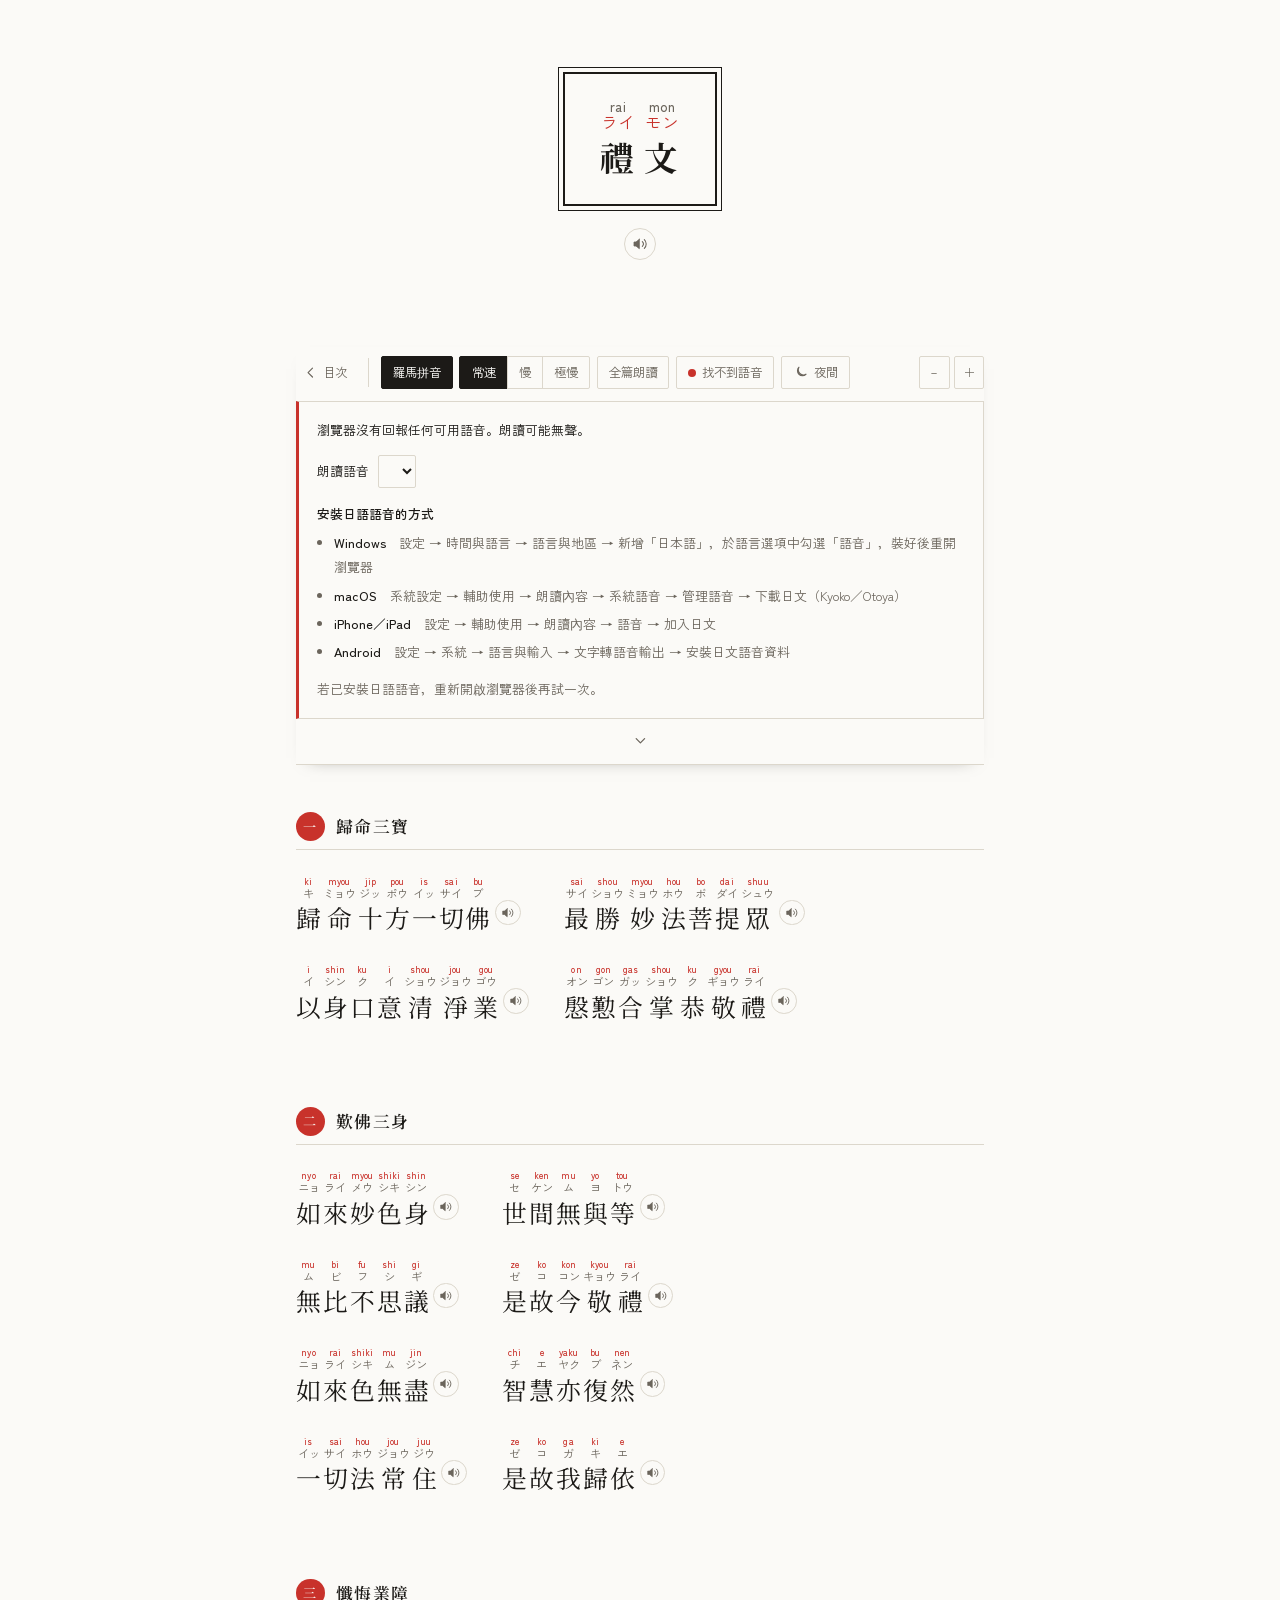
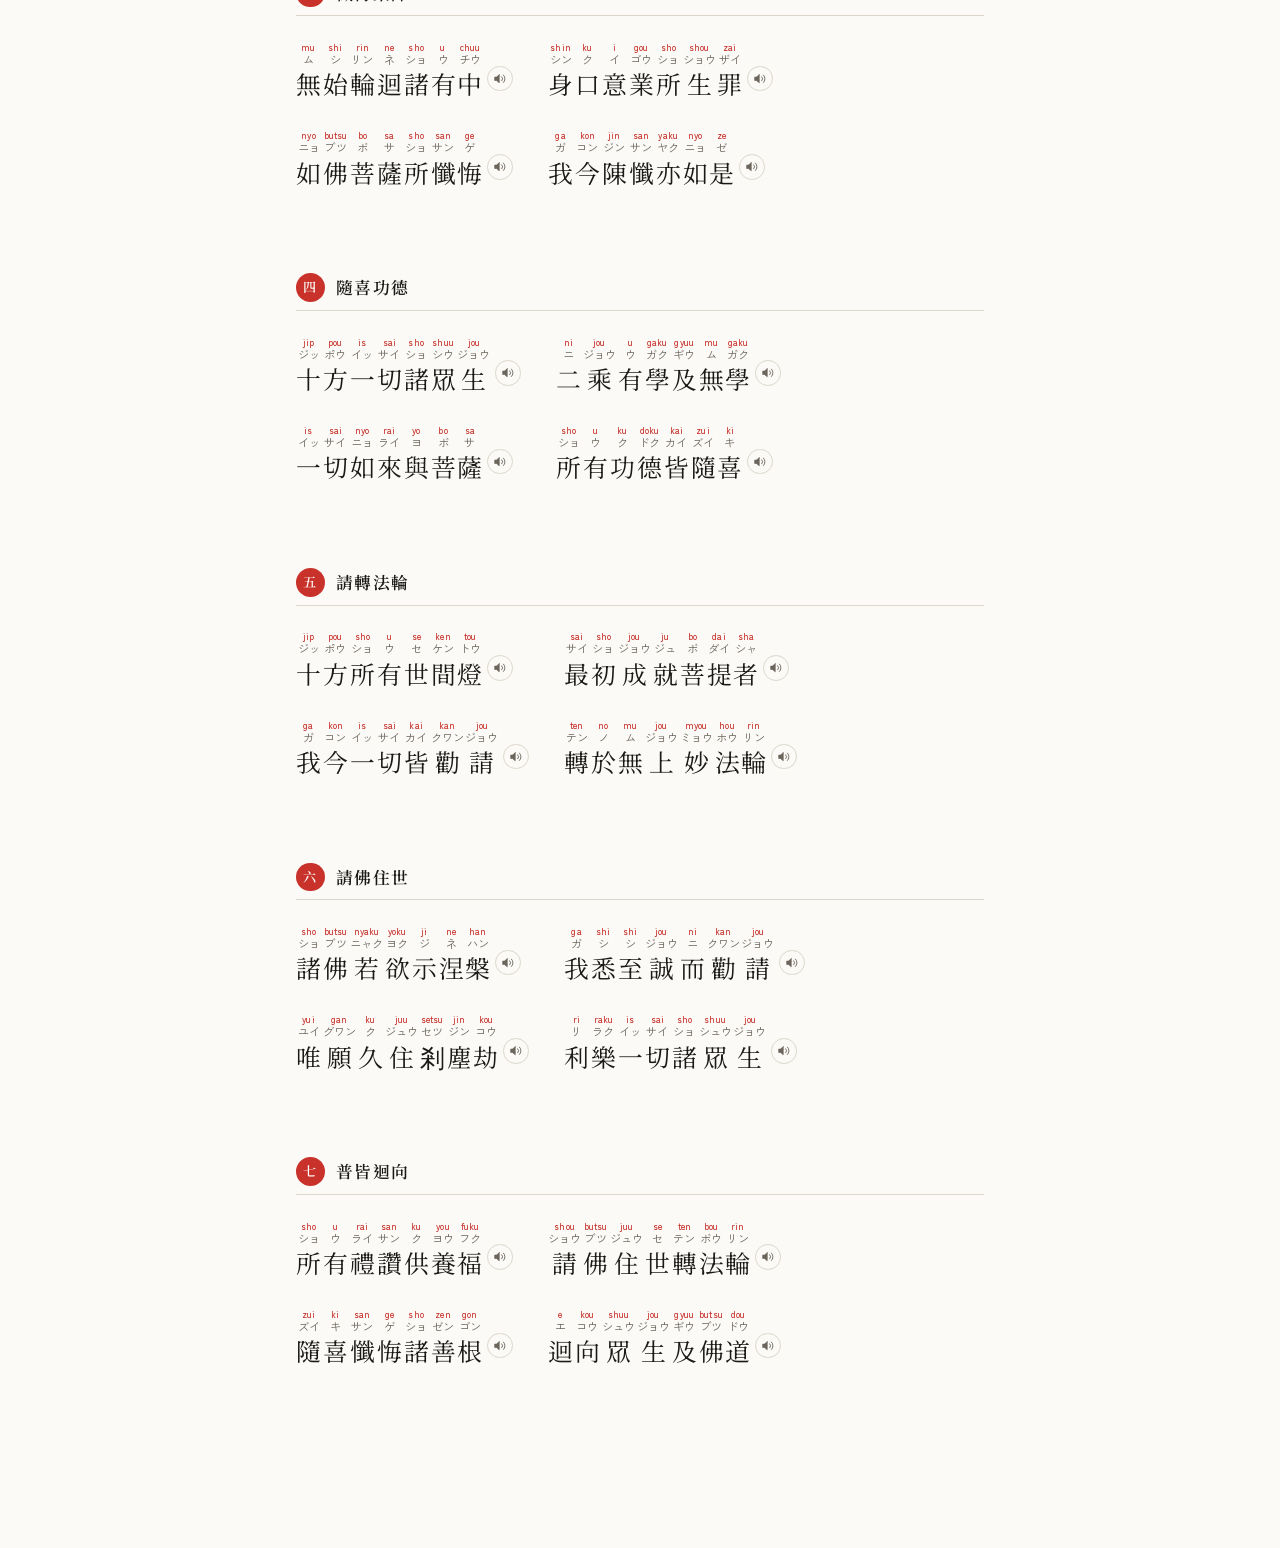
<file: rai-mon.html>
<!DOCTYPE html>
<html lang="zh-Hant">
<head>
<meta charset="utf-8">
<meta name="viewport" content="width=device-width, initial-scale=1">
<title>禮文　讀誦對照</title>
<link rel="preconnect" href="https://fonts.googleapis.com">
<link rel="preconnect" href="https://fonts.gstatic.com" crossorigin>
<link href="https://fonts.googleapis.com/css2?family=Noto+Serif+JP:wght@400;600;700&family=Noto+Serif+TC:wght@400;600&family=Zen+Kaku+Gothic+New:wght@400;500&display=swap" rel="stylesheet">
<link rel="stylesheet" href="css/base.css?v=202608240057">
<link rel="stylesheet" href="css/sutra.css?v=202608240057">
</head>
<body class="page-sutra">
<div class="sheet">

<header class="masthead">
  <div class="frame">
    <div class="title"><span class="tw" data-kana="ライ"><ruby>ライ<rt>rai</rt></ruby><b>禮</b></span><span class="tw" data-kana="モン"><ruby>モン<rt>mon</rt></ruby><b>文</b></span></div>
  </div>
  <div class="line titleline">
    <button class="say" data-kana="ライモン" aria-label="播放經題的日文發音"><svg viewBox="0 0 24 24" aria-hidden="true"><path d="M11 5 6 9H3v6h3l5 4V5z"/><path class="wv" d="M15.5 8.5a5 5 0 0 1 0 7"/><path class="wv" d="M18.5 5.5a9 9 0 0 1 0 13"/></svg></button>
  </div>
</header>

<div class="topbar">
<div class="bar">
  <a class="home" href="index.html" aria-label="回到首頁">
    <svg viewBox="0 0 24 24" aria-hidden="true"><path d="M15 5l-7 7 7 7"/></svg>目次
  </a>
  <span class="div"></span>
  <button id="t-romaji" aria-pressed="true">羅馬拼音</button>
  <div class="spd" role="group" aria-label="朗讀速度">
    <button data-spd="0" aria-pressed="true">常速</button>
    <button data-spd="1" aria-pressed="false">慢</button>
    <button data-spd="2" aria-pressed="false">極慢</button>
  </div>
  <button id="playall">全篇朗讀</button>
  <button id="envbtn" aria-expanded="false" aria-controls="envpanel">
    <span class="dot" id="envdot"></span><span id="envlabel">語音檢測中</span>
  </button>
  <button id="stop" hidden>停止朗讀</button>
  <button id="theme" aria-pressed="false" aria-label="切換日間／夜間">
    <svg viewBox="0 0 24 24" aria-hidden="true">
      <path class="i-moon" d="M20.5 14.6A8.2 8.2 0 0 1 9.4 3.5a7.5 7.5 0 1 0 11.1 11.1z"/>
      <g class="i-sun"><circle cx="12" cy="12" r="3.8"/><path d="M12 2.2v2M12 19.8v2M4.9 4.9l1.4 1.4M17.7 17.7l1.4 1.4M2.2 12h2M19.8 12h2M4.9 19.1l1.4-1.4M17.7 6.3l1.4-1.4"/></g>
    </svg><span class="lb">夜間</span>
  </button>
  <span class="sp"></span>
  <div class="zoom">
    <button id="z-out" aria-label="縮小字級">－</button>
    <button id="z-in" aria-label="放大字級">＋</button>
  </div>
</div>

<div class="envpanel" id="envpanel" hidden>
  <p class="st" id="envmsg"></p>
  <p class="pick" id="envpick" hidden>
    <label for="voicesel">朗讀語音</label>
    <select id="voicesel"></select>
  </p>
  <div id="envhelp">
    <p class="hd" id="envhd">安裝日語語音的方式</p>
    <ul>
      <li data-os="win"><b>Windows</b>　設定 → 時間與語言 → 語言與地區 →
        新增「日本語」，於語言選項中勾選「語音」，裝好後重開瀏覽器</li>
      <li data-os="mac"><b>macOS</b>　系統設定 → 輔助使用 → 朗讀內容 →
        系統語音 → 管理語音 → 下載日文（Kyoko／Otoya）</li>
      <li data-os="ios"><b>iPhone／iPad</b>　設定 → 輔助使用 → 朗讀內容 →
        語音 → 加入日文</li>
      <li data-os="android"><b>Android</b>　設定 → 系統 → 語言與輸入 →
        文字轉語音輸出 → 安裝日文語音資料</li>
    </ul>
    <p class="ft" id="envft"></p>
  </div>
</div>

<nav class="gates"><a href="#gate-一"><span class="n">一</span>歸命三寶</a>
<a href="#gate-二"><span class="n">二</span>歎佛三身</a>
<a href="#gate-三"><span class="n">三</span>懺悔業障</a>
<a href="#gate-四"><span class="n">四</span>隨喜功德</a>
<a href="#gate-五"><span class="n">五</span>請轉法輪</a>
<a href="#gate-六"><span class="n">六</span>請佛住世</a>
<a href="#gate-七"><span class="n">七</span>普皆迴向</a></nav>
</nav>
<button id="toc-fold" class="fold" aria-expanded="true" aria-label="收合段落索引">
  <svg viewBox="0 0 24 24" aria-hidden="true"><path d="M6 14.5 12 8.5l6 6"/></svg>
</button>
</div>


<section class="gate kanbun" id="gate-一">
<h2><span class="num">一</span><span class="gname">歸命三寶</span></h2>
<div class="verse">
<div class="line"><div class="phrase"><span class="unit"><span class="seg"><span class="w c" data-kana="キ"><ruby>キ<rt>ki</rt></ruby><b>歸</b></span><span class="w c" data-kana="ミョウ"><ruby>ミョウ<rt>myou</rt></ruby><b>命</b></span><span class="w c" data-kana="ジッ"><ruby>ジッ<rt>jip</rt></ruby><b>十</b></span><span class="w c" data-kana="ポウ"><ruby>ポウ<rt>pou</rt></ruby><b>方</b></span><span class="w c" data-kana="イッ"><ruby>イッ<rt>is</rt></ruby><b>一</b></span><span class="w c" data-kana="サイ"><ruby>サイ<rt>sai</rt></ruby><b>切</b></span><span class="w c" data-kana="ブ"><ruby>ブ<rt>bu</rt></ruby><b>佛</b></span></span><button class="say" aria-label="播放這一句的日文發音"><svg viewBox="0 0 24 24" aria-hidden="true"><path d="M11 5 6 9H3v6h3l5 4V5z"/><path class="wv" d="M15.5 8.5a5 5 0 0 1 0 7"/><path class="wv" d="M18.5 5.5a9 9 0 0 1 0 13"/></svg></button></span></div></div>
<div class="line"><div class="phrase"><span class="unit"><span class="seg"><span class="w c" data-kana="サイ"><ruby>サイ<rt>sai</rt></ruby><b>最</b></span><span class="w c" data-kana="ショウ"><ruby>ショウ<rt>shou</rt></ruby><b>勝</b></span><span class="w c" data-kana="ミョウ"><ruby>ミョウ<rt>myou</rt></ruby><b>妙</b></span><span class="w c" data-kana="ホウ"><ruby>ホウ<rt>hou</rt></ruby><b>法</b></span><span class="w c" data-kana="ボ"><ruby>ボ<rt>bo</rt></ruby><b>菩</b></span><span class="w c" data-kana="ダイ"><ruby>ダイ<rt>dai</rt></ruby><b>提</b></span><span class="w c" data-kana="シュウ"><ruby>シュウ<rt>shuu</rt></ruby><b>眾</b></span></span><button class="say" aria-label="播放這一句的日文發音"><svg viewBox="0 0 24 24" aria-hidden="true"><path d="M11 5 6 9H3v6h3l5 4V5z"/><path class="wv" d="M15.5 8.5a5 5 0 0 1 0 7"/><path class="wv" d="M18.5 5.5a9 9 0 0 1 0 13"/></svg></button></span></div></div>
<div class="line"><div class="phrase"><span class="unit"><span class="seg"><span class="w c" data-kana="イ"><ruby>イ<rt>i</rt></ruby><b>以</b></span><span class="w c" data-kana="シン"><ruby>シン<rt>shin</rt></ruby><b>身</b></span><span class="w c" data-kana="ク"><ruby>ク<rt>ku</rt></ruby><b>口</b></span><span class="w c" data-kana="イ"><ruby>イ<rt>i</rt></ruby><b>意</b></span><span class="w c" data-kana="ショウ"><ruby>ショウ<rt>shou</rt></ruby><b>清</b></span><span class="w c" data-kana="ジョウ"><ruby>ジョウ<rt>jou</rt></ruby><b>淨</b></span><span class="w c" data-kana="ゴウ"><ruby>ゴウ<rt>gou</rt></ruby><b>業</b></span></span><button class="say" aria-label="播放這一句的日文發音"><svg viewBox="0 0 24 24" aria-hidden="true"><path d="M11 5 6 9H3v6h3l5 4V5z"/><path class="wv" d="M15.5 8.5a5 5 0 0 1 0 7"/><path class="wv" d="M18.5 5.5a9 9 0 0 1 0 13"/></svg></button></span></div></div>
<div class="line"><div class="phrase"><span class="unit"><span class="seg"><span class="w c" data-kana="オン"><ruby>オン<rt>on</rt></ruby><b>慇</b></span><span class="w c" data-kana="ゴン"><ruby>ゴン<rt>gon</rt></ruby><b>懃</b></span><span class="w c" data-kana="ガッ"><ruby>ガッ<rt>gas</rt></ruby><b>合</b></span><span class="w c" data-kana="ショウ"><ruby>ショウ<rt>shou</rt></ruby><b>掌</b></span><span class="w c" data-kana="ク"><ruby>ク<rt>ku</rt></ruby><b>恭</b></span><span class="w c" data-kana="ギョウ"><ruby>ギョウ<rt>gyou</rt></ruby><b>敬</b></span><span class="w c" data-kana="ライ"><ruby>ライ<rt>rai</rt></ruby><b>禮</b></span></span><button class="say" aria-label="播放這一句的日文發音"><svg viewBox="0 0 24 24" aria-hidden="true"><path d="M11 5 6 9H3v6h3l5 4V5z"/><path class="wv" d="M15.5 8.5a5 5 0 0 1 0 7"/><path class="wv" d="M18.5 5.5a9 9 0 0 1 0 13"/></svg></button></span></div></div>
</div>
</section>

<section class="gate kanbun" id="gate-二">
<h2><span class="num">二</span><span class="gname">歎佛三身</span></h2>
<div class="verse">
<div class="line"><div class="phrase"><span class="unit"><span class="seg"><span class="w c" data-kana="ニョ"><ruby>ニョ<rt>nyo</rt></ruby><b>如</b></span><span class="w c" data-kana="ライ"><ruby>ライ<rt>rai</rt></ruby><b>來</b></span><span class="w c" data-kana="メウ" data-say="ミョウ"><ruby>メウ<rt>myou</rt></ruby><b>妙</b></span><span class="w c" data-kana="シキ"><ruby>シキ<rt>shiki</rt></ruby><b>色</b></span><span class="w c" data-kana="シン"><ruby>シン<rt>shin</rt></ruby><b>身</b></span></span><button class="say" aria-label="播放這一句的日文發音"><svg viewBox="0 0 24 24" aria-hidden="true"><path d="M11 5 6 9H3v6h3l5 4V5z"/><path class="wv" d="M15.5 8.5a5 5 0 0 1 0 7"/><path class="wv" d="M18.5 5.5a9 9 0 0 1 0 13"/></svg></button></span></div></div>
<div class="line"><div class="phrase"><span class="unit"><span class="seg"><span class="w c" data-kana="セ"><ruby>セ<rt>se</rt></ruby><b>世</b></span><span class="w c" data-kana="ケン"><ruby>ケン<rt>ken</rt></ruby><b>間</b></span><span class="w c" data-kana="ム"><ruby>ム<rt>mu</rt></ruby><b>無</b></span><span class="w c" data-kana="ヨ"><ruby>ヨ<rt>yo</rt></ruby><b>與</b></span><span class="w c" data-kana="トウ"><ruby>トウ<rt>tou</rt></ruby><b>等</b></span></span><button class="say" aria-label="播放這一句的日文發音"><svg viewBox="0 0 24 24" aria-hidden="true"><path d="M11 5 6 9H3v6h3l5 4V5z"/><path class="wv" d="M15.5 8.5a5 5 0 0 1 0 7"/><path class="wv" d="M18.5 5.5a9 9 0 0 1 0 13"/></svg></button></span></div></div>
<div class="line"><div class="phrase"><span class="unit"><span class="seg"><span class="w c" data-kana="ム"><ruby>ム<rt>mu</rt></ruby><b>無</b></span><span class="w c" data-kana="ビ"><ruby>ビ<rt>bi</rt></ruby><b>比</b></span><span class="w c" data-kana="フ"><ruby>フ<rt>fu</rt></ruby><b>不</b></span><span class="w c" data-kana="シ"><ruby>シ<rt>shi</rt></ruby><b>思</b></span><span class="w c" data-kana="ギ"><ruby>ギ<rt>gi</rt></ruby><b>議</b></span></span><button class="say" aria-label="播放這一句的日文發音"><svg viewBox="0 0 24 24" aria-hidden="true"><path d="M11 5 6 9H3v6h3l5 4V5z"/><path class="wv" d="M15.5 8.5a5 5 0 0 1 0 7"/><path class="wv" d="M18.5 5.5a9 9 0 0 1 0 13"/></svg></button></span></div></div>
<div class="line"><div class="phrase"><span class="unit"><span class="seg"><span class="w c" data-kana="ゼ"><ruby>ゼ<rt>ze</rt></ruby><b>是</b></span><span class="w c" data-kana="コ"><ruby>コ<rt>ko</rt></ruby><b>故</b></span><span class="w c" data-kana="コン"><ruby>コン<rt>kon</rt></ruby><b>今</b></span><span class="w c" data-kana="キョウ"><ruby>キョウ<rt>kyou</rt></ruby><b>敬</b></span><span class="w c" data-kana="ライ"><ruby>ライ<rt>rai</rt></ruby><b>禮</b></span></span><button class="say" aria-label="播放這一句的日文發音"><svg viewBox="0 0 24 24" aria-hidden="true"><path d="M11 5 6 9H3v6h3l5 4V5z"/><path class="wv" d="M15.5 8.5a5 5 0 0 1 0 7"/><path class="wv" d="M18.5 5.5a9 9 0 0 1 0 13"/></svg></button></span></div></div>
<div class="line"><div class="phrase"><span class="unit"><span class="seg"><span class="w c" data-kana="ニョ"><ruby>ニョ<rt>nyo</rt></ruby><b>如</b></span><span class="w c" data-kana="ライ"><ruby>ライ<rt>rai</rt></ruby><b>來</b></span><span class="w c" data-kana="シキ"><ruby>シキ<rt>shiki</rt></ruby><b>色</b></span><span class="w c" data-kana="ム"><ruby>ム<rt>mu</rt></ruby><b>無</b></span><span class="w c" data-kana="ジン"><ruby>ジン<rt>jin</rt></ruby><b>盡</b></span></span><button class="say" aria-label="播放這一句的日文發音"><svg viewBox="0 0 24 24" aria-hidden="true"><path d="M11 5 6 9H3v6h3l5 4V5z"/><path class="wv" d="M15.5 8.5a5 5 0 0 1 0 7"/><path class="wv" d="M18.5 5.5a9 9 0 0 1 0 13"/></svg></button></span></div></div>
<div class="line"><div class="phrase"><span class="unit"><span class="seg"><span class="w c" data-kana="チ"><ruby>チ<rt>chi</rt></ruby><b>智</b></span><span class="w c" data-kana="エ"><ruby>エ<rt>e</rt></ruby><b>慧</b></span><span class="w c" data-kana="ヤク"><ruby>ヤク<rt>yaku</rt></ruby><b>亦</b></span><span class="w c" data-kana="ブ"><ruby>ブ<rt>bu</rt></ruby><b>復</b></span><span class="w c" data-kana="ネン"><ruby>ネン<rt>nen</rt></ruby><b>然</b></span></span><button class="say" aria-label="播放這一句的日文發音"><svg viewBox="0 0 24 24" aria-hidden="true"><path d="M11 5 6 9H3v6h3l5 4V5z"/><path class="wv" d="M15.5 8.5a5 5 0 0 1 0 7"/><path class="wv" d="M18.5 5.5a9 9 0 0 1 0 13"/></svg></button></span></div></div>
<div class="line"><div class="phrase"><span class="unit"><span class="seg"><span class="w c" data-kana="イッ"><ruby>イッ<rt>is</rt></ruby><b>一</b></span><span class="w c" data-kana="サイ"><ruby>サイ<rt>sai</rt></ruby><b>切</b></span><span class="w c" data-kana="ホウ"><ruby>ホウ<rt>hou</rt></ruby><b>法</b></span><span class="w c" data-kana="ジョウ"><ruby>ジョウ<rt>jou</rt></ruby><b>常</b></span><span class="w c" data-kana="ジウ" data-say="ジュウ"><ruby>ジウ<rt>juu</rt></ruby><b>住</b></span></span><button class="say" aria-label="播放這一句的日文發音"><svg viewBox="0 0 24 24" aria-hidden="true"><path d="M11 5 6 9H3v6h3l5 4V5z"/><path class="wv" d="M15.5 8.5a5 5 0 0 1 0 7"/><path class="wv" d="M18.5 5.5a9 9 0 0 1 0 13"/></svg></button></span></div></div>
<div class="line"><div class="phrase"><span class="unit"><span class="seg"><span class="w c" data-kana="ゼ"><ruby>ゼ<rt>ze</rt></ruby><b>是</b></span><span class="w c" data-kana="コ"><ruby>コ<rt>ko</rt></ruby><b>故</b></span><span class="w c" data-kana="ガ"><ruby>ガ<rt>ga</rt></ruby><b>我</b></span><span class="w c" data-kana="キ"><ruby>キ<rt>ki</rt></ruby><b>歸</b></span><span class="w c" data-kana="エ"><ruby>エ<rt>e</rt></ruby><b>依</b></span></span><button class="say" aria-label="播放這一句的日文發音"><svg viewBox="0 0 24 24" aria-hidden="true"><path d="M11 5 6 9H3v6h3l5 4V5z"/><path class="wv" d="M15.5 8.5a5 5 0 0 1 0 7"/><path class="wv" d="M18.5 5.5a9 9 0 0 1 0 13"/></svg></button></span></div></div>
</div>
</section>

<section class="gate kanbun" id="gate-三">
<h2><span class="num">三</span><span class="gname">懺悔業障</span></h2>
<div class="verse">
<div class="line"><div class="phrase"><span class="unit"><span class="seg"><span class="w c" data-kana="ム"><ruby>ム<rt>mu</rt></ruby><b>無</b></span><span class="w c" data-kana="シ"><ruby>シ<rt>shi</rt></ruby><b>始</b></span><span class="w c" data-kana="リン"><ruby>リン<rt>rin</rt></ruby><b>輪</b></span><span class="w c" data-kana="ネ"><ruby>ネ<rt>ne</rt></ruby><b>迴</b></span><span class="w c" data-kana="ショ"><ruby>ショ<rt>sho</rt></ruby><b>諸</b></span><span class="w c" data-kana="ウ"><ruby>ウ<rt>u</rt></ruby><b>有</b></span><span class="w c" data-kana="チウ" data-say="チュウ"><ruby>チウ<rt>chuu</rt></ruby><b>中</b></span></span><button class="say" aria-label="播放這一句的日文發音"><svg viewBox="0 0 24 24" aria-hidden="true"><path d="M11 5 6 9H3v6h3l5 4V5z"/><path class="wv" d="M15.5 8.5a5 5 0 0 1 0 7"/><path class="wv" d="M18.5 5.5a9 9 0 0 1 0 13"/></svg></button></span></div></div>
<div class="line"><div class="phrase"><span class="unit"><span class="seg"><span class="w c" data-kana="シン"><ruby>シン<rt>shin</rt></ruby><b>身</b></span><span class="w c" data-kana="ク"><ruby>ク<rt>ku</rt></ruby><b>口</b></span><span class="w c" data-kana="イ"><ruby>イ<rt>i</rt></ruby><b>意</b></span><span class="w c" data-kana="ゴウ"><ruby>ゴウ<rt>gou</rt></ruby><b>業</b></span><span class="w c" data-kana="ショ"><ruby>ショ<rt>sho</rt></ruby><b>所</b></span><span class="w c" data-kana="ショウ"><ruby>ショウ<rt>shou</rt></ruby><b>生</b></span><span class="w c" data-kana="ザイ"><ruby>ザイ<rt>zai</rt></ruby><b>罪</b></span></span><button class="say" aria-label="播放這一句的日文發音"><svg viewBox="0 0 24 24" aria-hidden="true"><path d="M11 5 6 9H3v6h3l5 4V5z"/><path class="wv" d="M15.5 8.5a5 5 0 0 1 0 7"/><path class="wv" d="M18.5 5.5a9 9 0 0 1 0 13"/></svg></button></span></div></div>
<div class="line"><div class="phrase"><span class="unit"><span class="seg"><span class="w c" data-kana="ニョ"><ruby>ニョ<rt>nyo</rt></ruby><b>如</b></span><span class="w c" data-kana="ブツ"><ruby>ブツ<rt>butsu</rt></ruby><b>佛</b></span><span class="w c" data-kana="ボ"><ruby>ボ<rt>bo</rt></ruby><b>菩</b></span><span class="w c" data-kana="サ"><ruby>サ<rt>sa</rt></ruby><b>薩</b></span><span class="w c" data-kana="ショ"><ruby>ショ<rt>sho</rt></ruby><b>所</b></span><span class="w c" data-kana="サン"><ruby>サン<rt>san</rt></ruby><b>懺</b></span><span class="w c" data-kana="ゲ"><ruby>ゲ<rt>ge</rt></ruby><b>悔</b></span></span><button class="say" aria-label="播放這一句的日文發音"><svg viewBox="0 0 24 24" aria-hidden="true"><path d="M11 5 6 9H3v6h3l5 4V5z"/><path class="wv" d="M15.5 8.5a5 5 0 0 1 0 7"/><path class="wv" d="M18.5 5.5a9 9 0 0 1 0 13"/></svg></button></span></div></div>
<div class="line"><div class="phrase"><span class="unit"><span class="seg"><span class="w c" data-kana="ガ"><ruby>ガ<rt>ga</rt></ruby><b>我</b></span><span class="w c" data-kana="コン"><ruby>コン<rt>kon</rt></ruby><b>今</b></span><span class="w c" data-kana="ジン"><ruby>ジン<rt>jin</rt></ruby><b>陳</b></span><span class="w c" data-kana="サン"><ruby>サン<rt>san</rt></ruby><b>懺</b></span><span class="w c" data-kana="ヤク"><ruby>ヤク<rt>yaku</rt></ruby><b>亦</b></span><span class="w c" data-kana="ニョ"><ruby>ニョ<rt>nyo</rt></ruby><b>如</b></span><span class="w c" data-kana="ゼ"><ruby>ゼ<rt>ze</rt></ruby><b>是</b></span></span><button class="say" aria-label="播放這一句的日文發音"><svg viewBox="0 0 24 24" aria-hidden="true"><path d="M11 5 6 9H3v6h3l5 4V5z"/><path class="wv" d="M15.5 8.5a5 5 0 0 1 0 7"/><path class="wv" d="M18.5 5.5a9 9 0 0 1 0 13"/></svg></button></span></div></div>
</div>
</section>

<section class="gate kanbun" id="gate-四">
<h2><span class="num">四</span><span class="gname">隨喜功德</span></h2>
<div class="verse">
<div class="line"><div class="phrase"><span class="unit"><span class="seg"><span class="w c" data-kana="ジッ"><ruby>ジッ<rt>jip</rt></ruby><b>十</b></span><span class="w c" data-kana="ポウ"><ruby>ポウ<rt>pou</rt></ruby><b>方</b></span><span class="w c" data-kana="イッ"><ruby>イッ<rt>is</rt></ruby><b>一</b></span><span class="w c" data-kana="サイ"><ruby>サイ<rt>sai</rt></ruby><b>切</b></span><span class="w c" data-kana="ショ"><ruby>ショ<rt>sho</rt></ruby><b>諸</b></span><span class="w c" data-kana="シウ" data-say="シュウ"><ruby>シウ<rt>shuu</rt></ruby><b>眾</b></span><span class="w c" data-kana="ジョウ"><ruby>ジョウ<rt>jou</rt></ruby><b>生</b></span></span><button class="say" aria-label="播放這一句的日文發音"><svg viewBox="0 0 24 24" aria-hidden="true"><path d="M11 5 6 9H3v6h3l5 4V5z"/><path class="wv" d="M15.5 8.5a5 5 0 0 1 0 7"/><path class="wv" d="M18.5 5.5a9 9 0 0 1 0 13"/></svg></button></span></div></div>
<div class="line"><div class="phrase"><span class="unit"><span class="seg"><span class="w c" data-kana="ニ"><ruby>ニ<rt>ni</rt></ruby><b>二</b></span><span class="w c" data-kana="ジョウ"><ruby>ジョウ<rt>jou</rt></ruby><b>乘</b></span><span class="w c" data-kana="ウ"><ruby>ウ<rt>u</rt></ruby><b>有</b></span><span class="w c" data-kana="ガク"><ruby>ガク<rt>gaku</rt></ruby><b>學</b></span><span class="w c" data-kana="ギウ" data-say="ギュウ"><ruby>ギウ<rt>gyuu</rt></ruby><b>及</b></span><span class="w c" data-kana="ム"><ruby>ム<rt>mu</rt></ruby><b>無</b></span><span class="w c" data-kana="ガク"><ruby>ガク<rt>gaku</rt></ruby><b>學</b></span></span><button class="say" aria-label="播放這一句的日文發音"><svg viewBox="0 0 24 24" aria-hidden="true"><path d="M11 5 6 9H3v6h3l5 4V5z"/><path class="wv" d="M15.5 8.5a5 5 0 0 1 0 7"/><path class="wv" d="M18.5 5.5a9 9 0 0 1 0 13"/></svg></button></span></div></div>
<div class="line"><div class="phrase"><span class="unit"><span class="seg"><span class="w c" data-kana="イッ"><ruby>イッ<rt>is</rt></ruby><b>一</b></span><span class="w c" data-kana="サイ"><ruby>サイ<rt>sai</rt></ruby><b>切</b></span><span class="w c" data-kana="ニョ"><ruby>ニョ<rt>nyo</rt></ruby><b>如</b></span><span class="w c" data-kana="ライ"><ruby>ライ<rt>rai</rt></ruby><b>來</b></span><span class="w c" data-kana="ヨ"><ruby>ヨ<rt>yo</rt></ruby><b>與</b></span><span class="w c" data-kana="ボ"><ruby>ボ<rt>bo</rt></ruby><b>菩</b></span><span class="w c" data-kana="サ"><ruby>サ<rt>sa</rt></ruby><b>薩</b></span></span><button class="say" aria-label="播放這一句的日文發音"><svg viewBox="0 0 24 24" aria-hidden="true"><path d="M11 5 6 9H3v6h3l5 4V5z"/><path class="wv" d="M15.5 8.5a5 5 0 0 1 0 7"/><path class="wv" d="M18.5 5.5a9 9 0 0 1 0 13"/></svg></button></span></div></div>
<div class="line"><div class="phrase"><span class="unit"><span class="seg"><span class="w c" data-kana="ショ"><ruby>ショ<rt>sho</rt></ruby><b>所</b></span><span class="w c" data-kana="ウ"><ruby>ウ<rt>u</rt></ruby><b>有</b></span><span class="w c" data-kana="ク"><ruby>ク<rt>ku</rt></ruby><b>功</b></span><span class="w c" data-kana="ドク"><ruby>ドク<rt>doku</rt></ruby><b>德</b></span><span class="w c" data-kana="カイ"><ruby>カイ<rt>kai</rt></ruby><b>皆</b></span><span class="w c" data-kana="ズイ"><ruby>ズイ<rt>zui</rt></ruby><b>隨</b></span><span class="w c" data-kana="キ"><ruby>キ<rt>ki</rt></ruby><b>喜</b></span></span><button class="say" aria-label="播放這一句的日文發音"><svg viewBox="0 0 24 24" aria-hidden="true"><path d="M11 5 6 9H3v6h3l5 4V5z"/><path class="wv" d="M15.5 8.5a5 5 0 0 1 0 7"/><path class="wv" d="M18.5 5.5a9 9 0 0 1 0 13"/></svg></button></span></div></div>
</div>
</section>

<section class="gate kanbun" id="gate-五">
<h2><span class="num">五</span><span class="gname">請轉法輪</span></h2>
<div class="verse">
<div class="line"><div class="phrase"><span class="unit"><span class="seg"><span class="w c" data-kana="ジッ"><ruby>ジッ<rt>jip</rt></ruby><b>十</b></span><span class="w c" data-kana="ポウ"><ruby>ポウ<rt>pou</rt></ruby><b>方</b></span><span class="w c" data-kana="ショ"><ruby>ショ<rt>sho</rt></ruby><b>所</b></span><span class="w c" data-kana="ウ"><ruby>ウ<rt>u</rt></ruby><b>有</b></span><span class="w c" data-kana="セ"><ruby>セ<rt>se</rt></ruby><b>世</b></span><span class="w c" data-kana="ケン"><ruby>ケン<rt>ken</rt></ruby><b>間</b></span><span class="w c" data-kana="トウ"><ruby>トウ<rt>tou</rt></ruby><b>燈</b></span></span><button class="say" aria-label="播放這一句的日文發音"><svg viewBox="0 0 24 24" aria-hidden="true"><path d="M11 5 6 9H3v6h3l5 4V5z"/><path class="wv" d="M15.5 8.5a5 5 0 0 1 0 7"/><path class="wv" d="M18.5 5.5a9 9 0 0 1 0 13"/></svg></button></span></div></div>
<div class="line"><div class="phrase"><span class="unit"><span class="seg"><span class="w c" data-kana="サイ"><ruby>サイ<rt>sai</rt></ruby><b>最</b></span><span class="w c" data-kana="ショ"><ruby>ショ<rt>sho</rt></ruby><b>初</b></span><span class="w c" data-kana="ジョウ"><ruby>ジョウ<rt>jou</rt></ruby><b>成</b></span><span class="w c" data-kana="ジュ"><ruby>ジュ<rt>ju</rt></ruby><b>就</b></span><span class="w c" data-kana="ボ"><ruby>ボ<rt>bo</rt></ruby><b>菩</b></span><span class="w c" data-kana="ダイ"><ruby>ダイ<rt>dai</rt></ruby><b>提</b></span><span class="w c" data-kana="シャ"><ruby>シャ<rt>sha</rt></ruby><b>者</b></span></span><button class="say" aria-label="播放這一句的日文發音"><svg viewBox="0 0 24 24" aria-hidden="true"><path d="M11 5 6 9H3v6h3l5 4V5z"/><path class="wv" d="M15.5 8.5a5 5 0 0 1 0 7"/><path class="wv" d="M18.5 5.5a9 9 0 0 1 0 13"/></svg></button></span></div></div>
<div class="line"><div class="phrase"><span class="unit"><span class="seg"><span class="w c" data-kana="ガ"><ruby>ガ<rt>ga</rt></ruby><b>我</b></span><span class="w c" data-kana="コン"><ruby>コン<rt>kon</rt></ruby><b>今</b></span><span class="w c" data-kana="イッ"><ruby>イッ<rt>is</rt></ruby><b>一</b></span><span class="w c" data-kana="サイ"><ruby>サイ<rt>sai</rt></ruby><b>切</b></span><span class="w c" data-kana="カイ"><ruby>カイ<rt>kai</rt></ruby><b>皆</b></span><span class="w c" data-kana="クワン" data-say="カン"><ruby>クワン<rt>kan</rt></ruby><b>勸</b></span><span class="w c" data-kana="ジョウ"><ruby>ジョウ<rt>jou</rt></ruby><b>請</b></span></span><button class="say" aria-label="播放這一句的日文發音"><svg viewBox="0 0 24 24" aria-hidden="true"><path d="M11 5 6 9H3v6h3l5 4V5z"/><path class="wv" d="M15.5 8.5a5 5 0 0 1 0 7"/><path class="wv" d="M18.5 5.5a9 9 0 0 1 0 13"/></svg></button></span></div></div>
<div class="line"><div class="phrase"><span class="unit"><span class="seg"><span class="w c" data-kana="テン"><ruby>テン<rt>ten</rt></ruby><b>轉</b></span><span class="w c" data-kana="ノ"><ruby>ノ<rt>no</rt></ruby><b>於</b></span><span class="w c" data-kana="ム"><ruby>ム<rt>mu</rt></ruby><b>無</b></span><span class="w c" data-kana="ジョウ"><ruby>ジョウ<rt>jou</rt></ruby><b>上</b></span><span class="w c" data-kana="ミョウ"><ruby>ミョウ<rt>myou</rt></ruby><b>妙</b></span><span class="w c" data-kana="ホウ"><ruby>ホウ<rt>hou</rt></ruby><b>法</b></span><span class="w c" data-kana="リン"><ruby>リン<rt>rin</rt></ruby><b>輪</b></span></span><button class="say" aria-label="播放這一句的日文發音"><svg viewBox="0 0 24 24" aria-hidden="true"><path d="M11 5 6 9H3v6h3l5 4V5z"/><path class="wv" d="M15.5 8.5a5 5 0 0 1 0 7"/><path class="wv" d="M18.5 5.5a9 9 0 0 1 0 13"/></svg></button></span></div></div>
</div>
</section>

<section class="gate kanbun" id="gate-六">
<h2><span class="num">六</span><span class="gname">請佛住世</span></h2>
<div class="verse">
<div class="line"><div class="phrase"><span class="unit"><span class="seg"><span class="w c" data-kana="ショ"><ruby>ショ<rt>sho</rt></ruby><b>諸</b></span><span class="w c" data-kana="ブツ"><ruby>ブツ<rt>butsu</rt></ruby><b>佛</b></span><span class="w c" data-kana="ニャク"><ruby>ニャク<rt>nyaku</rt></ruby><b>若</b></span><span class="w c" data-kana="ヨク"><ruby>ヨク<rt>yoku</rt></ruby><b>欲</b></span><span class="w c" data-kana="ジ"><ruby>ジ<rt>ji</rt></ruby><b>示</b></span><span class="w c" data-kana="ネ"><ruby>ネ<rt>ne</rt></ruby><b>涅</b></span><span class="w c" data-kana="ハン"><ruby>ハン<rt>han</rt></ruby><b>槃</b></span></span><button class="say" aria-label="播放這一句的日文發音"><svg viewBox="0 0 24 24" aria-hidden="true"><path d="M11 5 6 9H3v6h3l5 4V5z"/><path class="wv" d="M15.5 8.5a5 5 0 0 1 0 7"/><path class="wv" d="M18.5 5.5a9 9 0 0 1 0 13"/></svg></button></span></div></div>
<div class="line"><div class="phrase"><span class="unit"><span class="seg"><span class="w c" data-kana="ガ"><ruby>ガ<rt>ga</rt></ruby><b>我</b></span><span class="w c" data-kana="シ"><ruby>シ<rt>shi</rt></ruby><b>悉</b></span><span class="w c" data-kana="シ"><ruby>シ<rt>shi</rt></ruby><b>至</b></span><span class="w c" data-kana="ジョウ"><ruby>ジョウ<rt>jou</rt></ruby><b>誠</b></span><span class="w c" data-kana="ニ"><ruby>ニ<rt>ni</rt></ruby><b>而</b></span><span class="w c" data-kana="クワン" data-say="カン"><ruby>クワン<rt>kan</rt></ruby><b>勸</b></span><span class="w c" data-kana="ジョウ"><ruby>ジョウ<rt>jou</rt></ruby><b>請</b></span></span><button class="say" aria-label="播放這一句的日文發音"><svg viewBox="0 0 24 24" aria-hidden="true"><path d="M11 5 6 9H3v6h3l5 4V5z"/><path class="wv" d="M15.5 8.5a5 5 0 0 1 0 7"/><path class="wv" d="M18.5 5.5a9 9 0 0 1 0 13"/></svg></button></span></div></div>
<div class="line"><div class="phrase"><span class="unit"><span class="seg"><span class="w c" data-kana="ユイ"><ruby>ユイ<rt>yui</rt></ruby><b>唯</b></span><span class="w c" data-kana="グワン" data-say="ガン"><ruby>グワン<rt>gan</rt></ruby><b>願</b></span><span class="w c" data-kana="ク"><ruby>ク<rt>ku</rt></ruby><b>久</b></span><span class="w c" data-kana="ジュウ"><ruby>ジュウ<rt>juu</rt></ruby><b>住</b></span><span class="w c" data-kana="セツ"><ruby>セツ<rt>setsu</rt></ruby><b>剎</b></span><span class="w c" data-kana="ジン"><ruby>ジン<rt>jin</rt></ruby><b>塵</b></span><span class="w c" data-kana="コウ"><ruby>コウ<rt>kou</rt></ruby><b>劫</b></span></span><button class="say" aria-label="播放這一句的日文發音"><svg viewBox="0 0 24 24" aria-hidden="true"><path d="M11 5 6 9H3v6h3l5 4V5z"/><path class="wv" d="M15.5 8.5a5 5 0 0 1 0 7"/><path class="wv" d="M18.5 5.5a9 9 0 0 1 0 13"/></svg></button></span></div></div>
<div class="line"><div class="phrase"><span class="unit"><span class="seg"><span class="w c" data-kana="リ"><ruby>リ<rt>ri</rt></ruby><b>利</b></span><span class="w c" data-kana="ラク"><ruby>ラク<rt>raku</rt></ruby><b>樂</b></span><span class="w c" data-kana="イッ"><ruby>イッ<rt>is</rt></ruby><b>一</b></span><span class="w c" data-kana="サイ"><ruby>サイ<rt>sai</rt></ruby><b>切</b></span><span class="w c" data-kana="ショ"><ruby>ショ<rt>sho</rt></ruby><b>諸</b></span><span class="w c" data-kana="シュウ"><ruby>シュウ<rt>shuu</rt></ruby><b>眾</b></span><span class="w c" data-kana="ジョウ"><ruby>ジョウ<rt>jou</rt></ruby><b>生</b></span></span><button class="say" aria-label="播放這一句的日文發音"><svg viewBox="0 0 24 24" aria-hidden="true"><path d="M11 5 6 9H3v6h3l5 4V5z"/><path class="wv" d="M15.5 8.5a5 5 0 0 1 0 7"/><path class="wv" d="M18.5 5.5a9 9 0 0 1 0 13"/></svg></button></span></div></div>
</div>
</section>

<section class="gate kanbun" id="gate-七">
<h2><span class="num">七</span><span class="gname">普皆迴向</span></h2>
<div class="verse">
<div class="line"><div class="phrase"><span class="unit"><span class="seg"><span class="w c" data-kana="ショ"><ruby>ショ<rt>sho</rt></ruby><b>所</b></span><span class="w c" data-kana="ウ"><ruby>ウ<rt>u</rt></ruby><b>有</b></span><span class="w c" data-kana="ライ"><ruby>ライ<rt>rai</rt></ruby><b>禮</b></span><span class="w c" data-kana="サン"><ruby>サン<rt>san</rt></ruby><b>讚</b></span><span class="w c" data-kana="ク"><ruby>ク<rt>ku</rt></ruby><b>供</b></span><span class="w c" data-kana="ヨウ"><ruby>ヨウ<rt>you</rt></ruby><b>養</b></span><span class="w c" data-kana="フク"><ruby>フク<rt>fuku</rt></ruby><b>福</b></span></span><button class="say" aria-label="播放這一句的日文發音"><svg viewBox="0 0 24 24" aria-hidden="true"><path d="M11 5 6 9H3v6h3l5 4V5z"/><path class="wv" d="M15.5 8.5a5 5 0 0 1 0 7"/><path class="wv" d="M18.5 5.5a9 9 0 0 1 0 13"/></svg></button></span></div></div>
<div class="line"><div class="phrase"><span class="unit"><span class="seg"><span class="w c" data-kana="ショウ"><ruby>ショウ<rt>shou</rt></ruby><b>請</b></span><span class="w c" data-kana="ブツ"><ruby>ブツ<rt>butsu</rt></ruby><b>佛</b></span><span class="w c" data-kana="ジュウ"><ruby>ジュウ<rt>juu</rt></ruby><b>住</b></span><span class="w c" data-kana="セ"><ruby>セ<rt>se</rt></ruby><b>世</b></span><span class="w c" data-kana="テン"><ruby>テン<rt>ten</rt></ruby><b>轉</b></span><span class="w c" data-kana="ボウ"><ruby>ボウ<rt>bou</rt></ruby><b>法</b></span><span class="w c" data-kana="リン"><ruby>リン<rt>rin</rt></ruby><b>輪</b></span></span><button class="say" aria-label="播放這一句的日文發音"><svg viewBox="0 0 24 24" aria-hidden="true"><path d="M11 5 6 9H3v6h3l5 4V5z"/><path class="wv" d="M15.5 8.5a5 5 0 0 1 0 7"/><path class="wv" d="M18.5 5.5a9 9 0 0 1 0 13"/></svg></button></span></div></div>
<div class="line"><div class="phrase"><span class="unit"><span class="seg"><span class="w c" data-kana="ズイ"><ruby>ズイ<rt>zui</rt></ruby><b>隨</b></span><span class="w c" data-kana="キ"><ruby>キ<rt>ki</rt></ruby><b>喜</b></span><span class="w c" data-kana="サン"><ruby>サン<rt>san</rt></ruby><b>懺</b></span><span class="w c" data-kana="ゲ"><ruby>ゲ<rt>ge</rt></ruby><b>悔</b></span><span class="w c" data-kana="ショ"><ruby>ショ<rt>sho</rt></ruby><b>諸</b></span><span class="w c" data-kana="ゼン"><ruby>ゼン<rt>zen</rt></ruby><b>善</b></span><span class="w c" data-kana="ゴン"><ruby>ゴン<rt>gon</rt></ruby><b>根</b></span></span><button class="say" aria-label="播放這一句的日文發音"><svg viewBox="0 0 24 24" aria-hidden="true"><path d="M11 5 6 9H3v6h3l5 4V5z"/><path class="wv" d="M15.5 8.5a5 5 0 0 1 0 7"/><path class="wv" d="M18.5 5.5a9 9 0 0 1 0 13"/></svg></button></span></div></div>
<div class="line"><div class="phrase"><span class="unit"><span class="seg"><span class="w c" data-kana="エ"><ruby>エ<rt>e</rt></ruby><b>迴</b></span><span class="w c" data-kana="コウ"><ruby>コウ<rt>kou</rt></ruby><b>向</b></span><span class="w c" data-kana="シュウ"><ruby>シュウ<rt>shuu</rt></ruby><b>眾</b></span><span class="w c" data-kana="ジョウ"><ruby>ジョウ<rt>jou</rt></ruby><b>生</b></span><span class="w c" data-kana="ギウ" data-say="ギュウ"><ruby>ギウ<rt>gyuu</rt></ruby><b>及</b></span><span class="w c" data-kana="ブツ"><ruby>ブツ<rt>butsu</rt></ruby><b>佛</b></span><span class="w c" data-kana="ドウ"><ruby>ドウ<rt>dou</rt></ruby><b>道</b></span></span><button class="say" aria-label="播放這一句的日文發音"><svg viewBox="0 0 24 24" aria-hidden="true"><path d="M11 5 6 9H3v6h3l5 4V5z"/><path class="wv" d="M15.5 8.5a5 5 0 0 1 0 7"/><path class="wv" d="M18.5 5.5a9 9 0 0 1 0 13"/></svg></button></span></div></div>
</div>
</section>

</div>
<script src="js/sutra.js?v=202608240057"></script>
</body>
</html>
</file>
<file: css/base.css>
/* ============================================================
   dokyo — base.css
   全站共用：色票、版心、通用元件、目次頁

   新頁面的 <head> 樣板：
     <link rel="preconnect" href="https://fonts.googleapis.com">
     <link rel="preconnect" href="https://fonts.gstatic.com" crossorigin>
     <link href="https://fonts.googleapis.com/css2?family=Noto+Serif+JP:wght@400;600;700&family=Noto+Serif+TC:wght@400;600&family=Zen+Kaku+Gothic+New:wght@400;500&display=swap" rel="stylesheet">
     <link rel="stylesheet" href="css/base.css">
   ============================================================ */

:root {
  /* 色票：取自日本佛典的紙墨與訓點朱 */
  --paper:   #FBFAF7;   /* 紙 */
  --sumi:    #1C1A17;   /* 墨 */
  --sumi-2:  #6B655C;   /* 次要文字 */
  --shu:     #C8322B;   /* 朱 */
  --rule:    #DCD7CC;   /* 界線 */
  --surface: #FBFAF7;   /* 浮起的面（面板、索引格） */
  --on-fill: #FBFAF7;   /* 落在墨底或朱底上的字 */

  /* 版心：各頁以 body class 覆寫 */
  --sheet-max:    46rem;
  --sheet-top:    0rem;
  --sheet-x:      1.5rem;
  --sheet-bottom: 6rem;
}

/* ── 夜間：紺紙金泥 ──
   跟隨系統設定；控制列的按鈕可在本次瀏覽中覆寫（不留存）。
   兩個選擇器的內容必須一致，改色請同時改。 */
:root[data-theme="dark"] {
  --paper:   #141B2B;   /* 紺紙 */
  --sumi:    #D6BC8B;   /* 金泥 */
  --sumi-2:  #8E97A8;   /* 銀泥 */
  --shu:     #C0492F;   /* 朱 */
  --rule:    #26314A;
  --surface: #1C2537;
  --on-fill: #F1EBDD;   /* 白毫 */
}
@media (prefers-color-scheme: dark) {
  :root:not([data-theme="light"]) {
    --paper:   #141B2B;
    --sumi:    #D6BC8B;
    --sumi-2:  #8E97A8;
    --shu:     #C0492F;
    --rule:    #26314A;
    --surface: #1C2537;
    --on-fill: #F1EBDD;
  }
}

* { box-sizing: border-box }
html { -webkit-text-size-adjust: 100% }

body {
  margin: 0;
  background: var(--paper);
  color: var(--sumi);
  font-family: "Noto Serif TC", "Noto Serif JP", serif;
  line-height: 1.7;
}

/* ── 版心 ── */
.sheet {
  max-width: var(--sheet-max);
  margin: 0 auto;
  padding: var(--sheet-top) var(--sheet-x) var(--sheet-bottom);
}

/* ── 通用 focus：鍵盤操作一律朱色框 ── */
a:focus-visible,
button:focus-visible,
select:focus-visible {
  outline: 2px solid var(--shu);
  outline-offset: 2px;
}

/* ── 返回目次 ── */
.home {
  display: flex; align-items: center; gap: .25rem;
  font-family: "Zen Kaku Gothic New", sans-serif;
  font-size: .78rem; padding: .3rem .6rem .3rem .4rem;
  text-decoration: none; color: var(--sumi-2);
  border: 1px solid transparent; border-radius: 2px;
  transition: .15s;
}
.home svg {
  width: .95rem; height: .95rem; fill: none;
  stroke: currentColor; stroke-width: 1.8;
  stroke-linecap: round; stroke-linejoin: round;
}
.home:hover { color: var(--shu) }

/* 直立分隔線 */
.div {
  width: 1px; align-self: stretch;
  background: var(--rule); margin: .15rem .3rem;
}

/* ============================================================
   目次頁（<body class="page-toc">）
   ============================================================ */

.page-toc {
  --sheet-max: 34rem;
  --sheet-top: 5.5rem;
  min-height: 100vh;
}

.page-toc header { text-align: center; margin-bottom: 4rem }
.page-toc header h1 {
  margin: 0;
  font-family: "Noto Serif JP", serif;
  font-size: 1.9rem; font-weight: 700;
  letter-spacing: .3em; text-indent: .3em;
}
.page-toc header .rule {
  width: 2.5rem; height: 2px; background: var(--shu);
  margin: 1.4rem auto 0;
}

.toc { list-style: none; margin: 0; padding: 0 }
.toc li + li { margin-top: 1px }

a.item {
  display: flex; align-items: center; gap: 1rem;
  padding: 1.35rem 1.2rem;
  text-decoration: none; color: inherit;
  border: 1px solid var(--rule);
  transition: .15s;
}
a.item:hover,
a.item:focus-visible {
  background: var(--sumi); border-color: var(--sumi); color: var(--on-fill);
  outline: none;
}
a.item:hover .no, a.item:focus-visible .no { color: var(--on-fill) }

a.item .no {
  flex: none; display: flex; align-items: center;
  color: var(--shu); transition: .15s;
}
a.item .no svg {
  width: 1.2rem; height: 1.2rem; fill: none;
  stroke: currentColor; stroke-width: 1.5;
  stroke-linecap: round; stroke-linejoin: round;
}
a.item .body { flex: 1 }
a.item .name {
  font-family: "Noto Serif JP", serif;
  font-size: 1.25rem; letter-spacing: .06em; line-height: 1.5;
}
a.item .arrow { flex: none; font-size: .9rem; opacity: .45 }

.soon {
  margin-top: 2.5rem; padding: 1.35rem 1.2rem;
  border: 1px dashed var(--rule);
  font-size: .84rem; color: var(--sumi-2); text-align: center;
  letter-spacing: .05em;
}

/* ============================================================
   RWD／動態／列印
   ============================================================ */

@media (max-width: 620px) {
  :root { --sheet-x: 1rem; --sheet-bottom: 4rem }
  .page-toc { --sheet-top: 3.5rem }
  .page-toc header h1 { font-size: 1.5rem }
  a.item .name { font-size: 1.1rem }
}

@media (prefers-reduced-motion: reduce) {
  * { transition: none !important; animation: none !important }
}

/* 列印一律用紙墨，不受夜間模式影響 */
@media print {
  :root, :root[data-theme="dark"] {
    --paper:   #fff;
    --sumi:    #1C1A17;
    --sumi-2:  #6B655C;
    --shu:     #C8322B;
    --rule:    #DCD7CC;
    --surface: #fff;
    --on-fill: #fff;
  }
  body { background: #fff }
}
</file>
<file: css/sutra.css>
/* ============================================================
   dokyo — sutra.css
   讀誦對照頁專用（需先載入 base.css）

   <body class="page-sutra"> 的頁面結構：
     header.masthead > .frame > .title > .tw[data-kana]
                     > .line.titleline > button.say
     .topbar > .bar（控制列）+ .envpanel + nav.gates（可省略）
     section.gate > h2 > .line > .phrase > .unit > .w[data-kana] > .kana > ruby
                                                 > button.say
                         > p.meaning
     漢文經文頁（.gate.kanbun）的 .unit 內容不同：
     .phrase > .unit > .seg（.w.c 漢字／.c.p 標點）+ button.say
     .unit 是換行的最小單位，一組經文與它的喇叭鈕永遠同一行
   ============================================================ */

:root {
  --kana-size: 1.55rem;
}

.page-sutra { --sheet-max: 46rem }

/* ── 題簽（仿經本外題框）── */
header.masthead { padding: 4.5rem 0 3.5rem; text-align: center }
.frame {
  display: inline-block; padding: 1.6rem 2.2rem;
  border: 2px solid var(--sumi);
  box-shadow: 0 0 0 4px var(--paper), 0 0 0 5px var(--sumi);
}
.title { display: flex; gap: .55rem; justify-content: center }
.tw { display: flex; flex-direction: column; align-items: center }
.tw ruby {
  font-family: "Zen Kaku Gothic New", sans-serif; font-size: 1.05rem;
  color: var(--shu); ruby-position: over;
}
.tw ruby rt {
  font-size: .78em; font-weight: 500; letter-spacing: .02em;
  color: var(--sumi-2);
}
.tw b {
  font-family: "Noto Serif JP", serif; font-weight: 700;
  font-size: 2.1rem; letter-spacing: .04em; line-height: 1.25;
}

.titleline { margin: 1.4rem 0 0; display: flex; justify-content: center }
.titleline .say { margin-bottom: 0 }
.titleline.speaking { background: none; box-shadow: none }
.title .tw.saying ruby { color: var(--shu) }
.title .tw.saying b     { color: var(--shu) }

/* ── 控制列 ── */
.topbar {
  position: sticky; top: 0; z-index: 20;
  margin-bottom: 3rem; padding-bottom: .75rem;
  background: color-mix(in srgb, var(--paper) 93%, transparent);
  backdrop-filter: blur(10px);
  box-shadow: 0 1px 0 var(--rule), 0 8px 16px -14px rgba(28, 26, 23, .5);
}
.bar {
  display: flex; flex-wrap: wrap; gap: .4rem; align-items: center;
  padding: .6rem 0 .75rem;
  font-family: "Zen Kaku Gothic New", sans-serif;
}
.bar button {
  font: inherit; font-size: .78rem; padding: .3rem .7rem; cursor: pointer;
  color: var(--sumi-2); background: transparent;
  border: 1px solid var(--rule); border-radius: 2px;
  transition: .15s;
}
.bar button:hover { border-color: var(--sumi-2); color: var(--sumi) }
.bar button[aria-pressed="true"] {
  color: var(--on-fill); background: var(--sumi); border-color: var(--sumi);
}
/* 夜間切換：日間顯示月、夜間顯示日 */
#theme { display: flex; align-items: center; gap: .35rem }
#theme svg {
  width: .95rem; height: .95rem; fill: none;
  stroke: currentColor; stroke-width: 1.8;
  stroke-linecap: round; stroke-linejoin: round;
}
#theme .i-sun { display: none }
#theme[aria-pressed="true"] .i-moon { display: none }
#theme[aria-pressed="true"] .i-sun { display: inline }

.bar .sp { flex: 1 }
.bar .zoom { display: flex; gap: .25rem }
.bar .zoom button { width: 1.9rem; padding: .3rem 0; text-align: center }

/* 速度三段鈕，連成一體 */
.spd { display: flex }
.spd button { border-radius: 0; margin-left: -1px }
.spd button:first-child { border-radius: 2px 0 0 2px; margin-left: 0 }
.spd button:last-child  { border-radius: 0 2px 2px 0 }

#playall[aria-pressed="true"] {
  color: var(--on-fill); background: var(--shu); border-color: var(--shu);
}

/* ── 語音環境檢測 ── */
#envbtn { display: flex; align-items: center; gap: .4rem }
.dot {
  width: .5rem; height: .5rem; border-radius: 50%;
  background: var(--sumi-2); flex: none;
}
.dot.ok   { background: #2E7D5B }
.dot.warn { background: var(--shu) }

.envpanel {
  padding: 1rem 1.1rem; margin-bottom: .75rem;
  border: 1px solid var(--rule); border-left: 3px solid var(--shu);
  background: var(--surface);
  font-family: "Zen Kaku Gothic New", sans-serif; font-size: .8rem;
  color: var(--sumi-2); line-height: 1.9;
}
.envpanel p { margin: 0 }
.envpanel .st { color: var(--sumi) }
.envpanel .hd { margin-top: .9rem; color: var(--sumi); font-weight: 500 }
.envpanel ul { margin: .3rem 0 0; padding-left: 1.1rem }
.envpanel li { margin-top: .25rem }
.envpanel li b { color: var(--sumi); font-weight: 500 }
.envpanel li[data-hit="1"] {
  list-style: none; margin-left: -1.1rem;
  padding-left: .8rem; border-left: 2px solid var(--shu);
}
.envpanel li[data-hit="1"] b { color: var(--shu) }
.envpanel .ft { margin-top: .8rem }
.envpanel .pick {
  display: flex; align-items: center; gap: .6rem;
  margin-top: .8rem; flex-wrap: wrap;
}
.envpanel .pick label { color: var(--sumi) }
.envpanel select {
  font: inherit; font-size: .8rem; padding: .3rem .5rem;
  color: var(--sumi); background: var(--surface);
  border: 1px solid var(--rule); border-radius: 2px; max-width: 100%;
}
.envpanel select:focus-visible { outline-offset: 1px }

/* ── 段落索引 ──
   編號在上、名稱在下，各頁共用同一個格寬，欄位才對得齊。
   欄數隨版面自動增減。 */
nav.gates {
  display: grid; gap: .2rem;
  grid-template-columns: repeat(auto-fill, minmax(4.4rem, 1fr));
  padding: .1rem 0 .2rem;
}
/* display:grid 會蓋掉 hidden 屬性預設的 display:none，得補回來 */
nav.gates[hidden] { display: none }
nav.gates a {
  display: block; text-align: center;
  padding: .28rem .2rem;
  border: 1px solid var(--rule); border-radius: 2px;
  text-decoration: none; color: var(--sumi-2);
  font-size: .72rem; line-height: 1.5; white-space: nowrap;
  transition: .15s;
}
nav.gates a:hover,
nav.gates a:focus-visible {
  background: var(--sumi); border-color: var(--sumi); color: var(--on-fill);
  outline: none;
}
nav.gates a:hover .n,
nav.gates a:focus-visible .n { color: var(--on-fill) }
nav.gates .n {
  display: block;
  font-family: "Noto Serif JP", serif;
  font-size: .88rem; line-height: 1.3;
  color: var(--shu); letter-spacing: .02em;
}

/* 索引收合把手：索引下方一條細帶，中央一個箭頭
   展開時是 ^（按了收起），收起後轉 180° 變成 v */
.fold {
  display: block; width: 100%; padding: .1rem 0 .2rem;
  background: none; border: 0; cursor: pointer;
  color: var(--sumi-2); line-height: 0;
}
.fold svg {
  width: 1.05rem; height: 1.05rem; fill: none;
  stroke: currentColor; stroke-width: 1.8;
  stroke-linecap: round; stroke-linejoin: round;
  transition: transform .15s;
}
.fold:hover { color: var(--shu) }
.fold[aria-expanded="false"] svg { transform: rotate(180deg) }

/* ── 段落 ── */
.gate { margin-bottom: 3.4rem; scroll-margin-top: var(--top, 4rem) }
.gate h2 {
  display: flex; align-items: baseline; gap: .7rem;
  margin: 0 0 1.6rem; padding-bottom: .5rem;
  border-bottom: 1px solid var(--rule);
  font-size: 1.05rem; font-weight: 600; letter-spacing: .08em;
}
/* 編號標記：單字時是圓點，兩三個字時自動撐成藥丸狀 */
.gate h2 .num {
  flex: none; min-width: 1.8rem; height: 1.8rem;
  padding: 0 .45rem; white-space: nowrap;
  display: grid; place-items: center; align-self: center;
  font-size: .82rem; color: var(--on-fill);
  background: var(--shu); border-radius: 999px;
}

/* ── 咒句 ── */
.line { margin-bottom: 1.9rem }
/* 每一組假名後面緊跟自己的喇叭鈕；組與組之間才拉開。
   一組包在 .unit 裡，組內不斷行 —— 換行只落在組與組之間，
   所以每行左邊一定從假名／漢字開始，右邊一定收在標點或喇叭鈕，
   不會出現喇叭鈕或標點被擠到行首。
   組距一律用 .phrase 的 gap，不可用 margin：margin 換行後會留在
   下一行的行首，把整行往右推，左邊就對不齊了。 */
.phrase { display: flex; flex-wrap: wrap; align-items: flex-end; gap: 0 1.8rem }
.unit { display: flex; max-width: 100%; gap: 0 .3rem }
.phrase > .unit { align-items: flex-end }
.phrase .say { width: 1.6rem; height: 1.6rem }
.phrase .say svg { width: .85rem; height: .85rem }
/* 播放中的那顆鈕亮起 */
.say.speaking {
  background: var(--shu); border-color: var(--shu); color: var(--on-fill);
}
.say.speaking .wv { animation: pulse 1.1s ease-in-out infinite }
.w { display: flex; flex-direction: column; margin-bottom: .45rem }
.kana {
  font-family: "Noto Serif JP", serif;
  font-size: var(--kana-size); line-height: 2.5; letter-spacing: .01em;
  white-space: nowrap;
}
.kana ruby { ruby-position: over; margin-right: .5em }
.kana ruby:last-child { margin-right: 0 }
.kana rt {
  font-family: "Zen Kaku Gothic New", sans-serif;
  font-size: .52em; font-weight: 500; color: var(--shu);
  letter-spacing: .01em; line-height: 1.5;
}

.meaning {
  margin: .7rem 0 0; padding-left: .9rem;
  border-left: 2px solid var(--shu);
  font-size: 1.02rem; color: var(--sumi); letter-spacing: .04em;
  line-height: 1.8;
}

/* ============================================================
   漢文經文：三層字塊（拼音／假名／漢字）
   一個漢字 = 一個 .c，形狀與題簽的 .tw 相同，只是尺寸較小。
   多個 .c 合成一個 .w[data-kana]，即朗讀與高亮的單位。
   ============================================================ */

/* 漢文的一組 ＝ 經文段 ＋ 標點 ＋ 該段的喇叭鈕。
   組內對齊到底邊：標點沒有假名那一層，靠上排會浮到假名的高度，
   靠底邊才會跟漢字落在同一列。 */
.kanbun .phrase { align-items: flex-start; gap: 0 1.4rem }
.kanbun .phrase > .unit { align-items: flex-end }

/* 偈頌：兩句一行、句間空開，四句排成兩行才讀得出對仗。
   每句自己一顆喇叭鈕。用 grid 固定兩欄，不交給 flex-wrap，
   否則四句會依寬度隨機擠成三句一行。窄畫面放不下才落成一句一行。

   .verse 可以掛在兩種地方，兩種都要吃到這條規則：
     掛在 .phrase 上 → 格子是 .unit（整偈是一個朗讀單位，如迴向偈）
     掛在包住數個 .line 的容器上 → 格子是 .line（一句一個朗讀單位，
     全篇朗讀就會一次唸一句，如禮文） */
.kanbun .verse {
  display: grid; grid-template-columns: repeat(2, max-content);
  justify-content: start; align-items: start; gap: 0 2.2rem;
}
/* 行距交給 .seg 的 margin-bottom，.line 自己的不要再疊上去 */
.kanbun .verse > .line { margin-bottom: .5rem }

/* 一句：斷行只落在組與組之間 */
.seg { display: flex; align-items: flex-start; margin-bottom: .9rem }

/* 一個漢字 = 一個字塊，也是逐字朗讀的單位 */
.c {
  display: flex; flex-direction: column; align-items: center;
  margin-right: .12em;
}
.c:last-child { margin-right: 0 }
.c ruby {
  ruby-position: over;
  font-family: "Zen Kaku Gothic New", sans-serif;
  font-size: calc(var(--kana-size) * .46);
  line-height: 1.35; color: var(--sumi-2); white-space: nowrap;
}
.c ruby rt {
  font-size: .8em; font-weight: 500; color: var(--shu);
  letter-spacing: .01em; line-height: 1.4;
}
.c b {
  font-family: "Noto Serif JP", serif; font-weight: 400;
  font-size: var(--kana-size); line-height: 1.35; letter-spacing: 0;
}

/* 標點自成一格，不佔字塊高度。
   漢字是 .w.c，帶 .w 的 margin-bottom；標點不是 .w，得補上同一個值，
   底邊才會對齊，標點才跟漢字落在同一列而不是掉到下面 .45rem。 */
.c.p { align-self: flex-end; margin-bottom: .45rem }
.c.p b { font-size: calc(var(--kana-size) * .9) }

/* 播放中：該字亮起 */
.c.saying b, .c.saying ruby { color: var(--shu) }
.c.saying {
  background: color-mix(in srgb, var(--shu) 9%, transparent);
  border-radius: 3px;
  box-shadow: 0 0 0 .2em color-mix(in srgb, var(--shu) 9%, transparent);
}

/* 只隱藏拼音時，假名那層要留著 */
body.hide-romaji .c rt { visibility: hidden }

/* ── 發音鈕 ── */
.say {
  flex: none; align-self: center; margin-bottom: .45rem;
  width: 2rem; height: 2rem; padding: 0; cursor: pointer;
  display: grid; place-items: center;
  background: transparent; border: 1px solid var(--rule); border-radius: 50%;
  color: var(--sumi-2); transition: .15s;
}
.say svg {
  width: 1rem; height: 1rem; fill: none;
  stroke: currentColor; stroke-width: 1.6;
  stroke-linecap: round; stroke-linejoin: round;
}
.say svg path:first-child { fill: currentColor; stroke-width: 1.2 }
.say:hover { border-color: var(--shu); color: var(--shu) }
.say[disabled] { opacity: .3; cursor: default }
/* display:grid 會蓋掉 hidden 屬性預設的 display:none */
.say[hidden] { display: none }

/* 播放中回饋 */
.line.speaking {
  background: color-mix(in srgb, var(--shu) 5%, transparent);
  box-shadow: 0 0 0 .6rem color-mix(in srgb, var(--shu) 5%, transparent);
  border-radius: 2px;
}
.line.speaking .say {
  background: var(--shu); border-color: var(--shu); color: var(--on-fill);
}
.line.speaking .say .wv { animation: pulse 1.1s ease-in-out infinite }
@keyframes pulse { 0%, 100% { opacity: 1 } 50% { opacity: .25 } }

/* 經文頁一面就是一段：整段染色、整排喇叭同時亮都太吵，
   位置交給逐字的 .saying 指示就好 */
.kanbun .line.speaking { background: none; box-shadow: none }
.kanbun .line.speaking .say {
  background: transparent; border-color: var(--rule); color: var(--sumi-2);
}
.kanbun .line.speaking .say .wv { animation: none }
.kanbun .say.speaking {
  background: var(--shu); border-color: var(--shu); color: var(--on-fill);
}
.kanbun .say.speaking .wv { animation: pulse 1.1s ease-in-out infinite }

.w.saying .kana {
  color: var(--shu);
  background: color-mix(in srgb, var(--shu) 9%, transparent);
  border-radius: 3px;
  box-shadow: 0 0 0 .25em color-mix(in srgb, var(--shu) 9%, transparent);
}

body.no-tts .say { display: none }
.ttsnote {
  font-family: "Zen Kaku Gothic New", sans-serif;
  font-size: .74rem; color: var(--sumi-2);
}

/* 點單一詞（經文頁是單一字）可只聽那一個 */
.w[data-kana], .tw[data-kana] { cursor: pointer; border-radius: 3px }
.w[data-kana]:hover, .tw[data-kana]:hover {
  background: color-mix(in srgb, var(--shu) 7%, transparent);
}

/* ── 顯示切換 ── */
body.hide-romaji .kana rt { visibility: hidden }

/* ── RWD／列印 ── */
@media (max-width: 620px) {
  :root { --kana-size: 1.3rem }
  .tw b { font-size: 1.6rem }
  .topbar { margin-bottom: 2rem }
  nav.gates {
    grid-template-columns: repeat(auto-fill, minmax(3.9rem, 1fr));
    gap: .18rem;
  }
  nav.gates a { padding: .26rem .15rem; font-size: .66rem }
  nav.gates .n { font-size: .8rem }
  .phrase { gap: 0 2.8rem }
  .unit { gap: 0 1.3rem }
  .kana ruby { margin-right: .4em }
  .kanbun .phrase { gap: 0 2rem }
  .kanbun .unit { gap: 0 .9rem }
  .kanbun .verse { grid-template-columns: max-content }
  .seg { margin-bottom: .7rem }
}

@media print {
  .topbar { display: none }
  .gate { break-inside: avoid }
}
</file>
